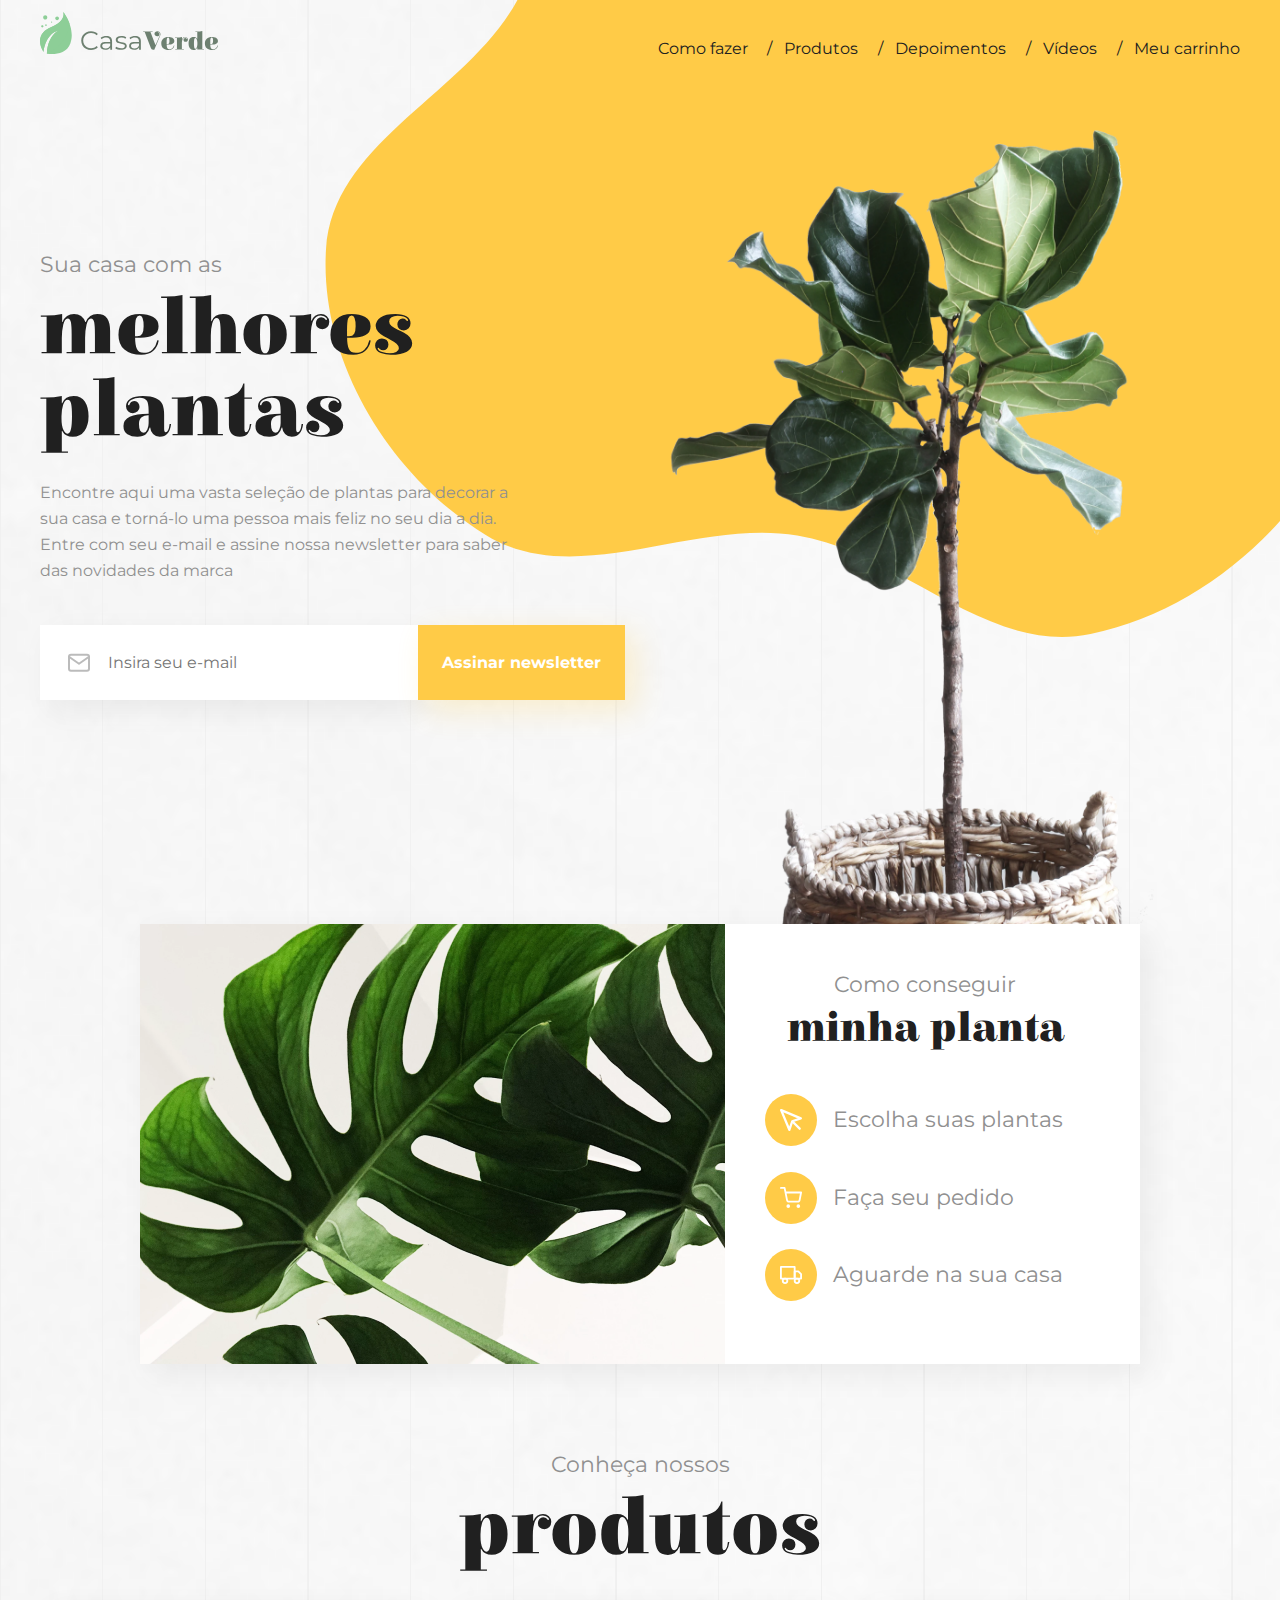
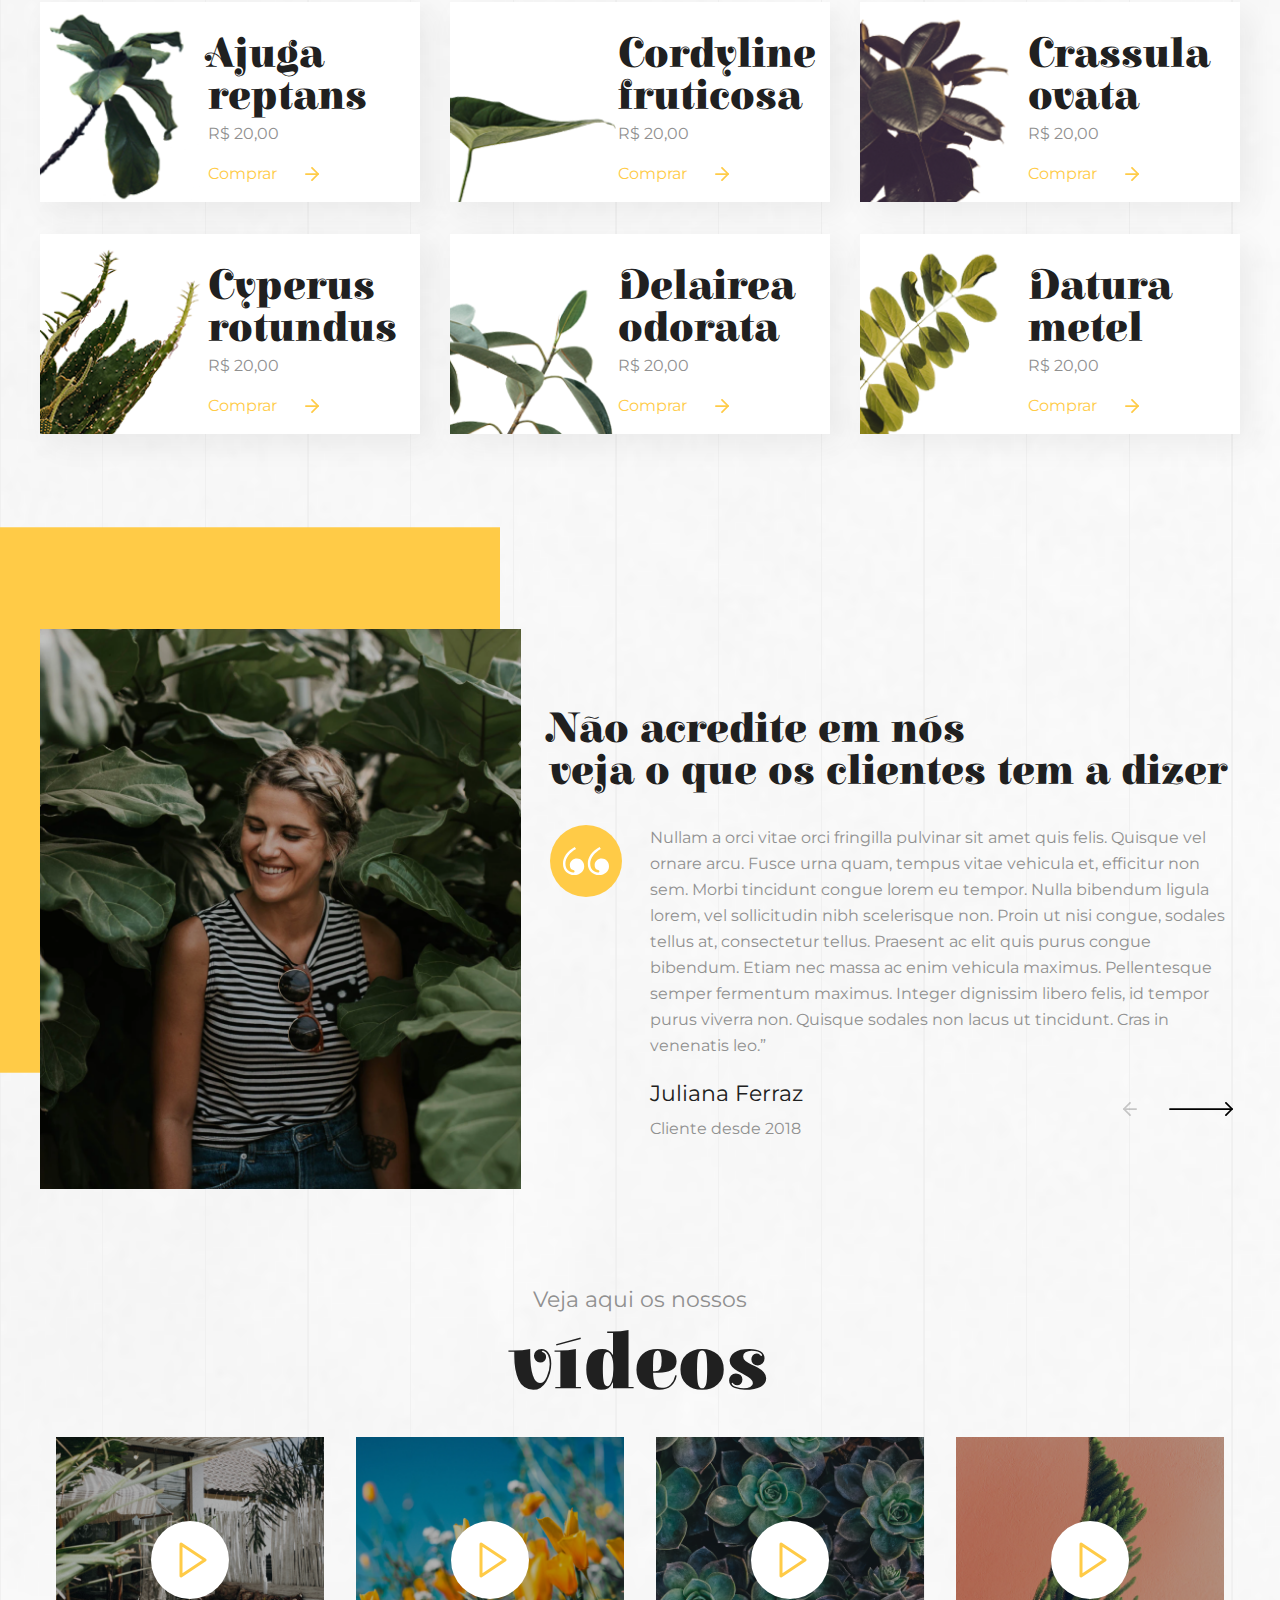
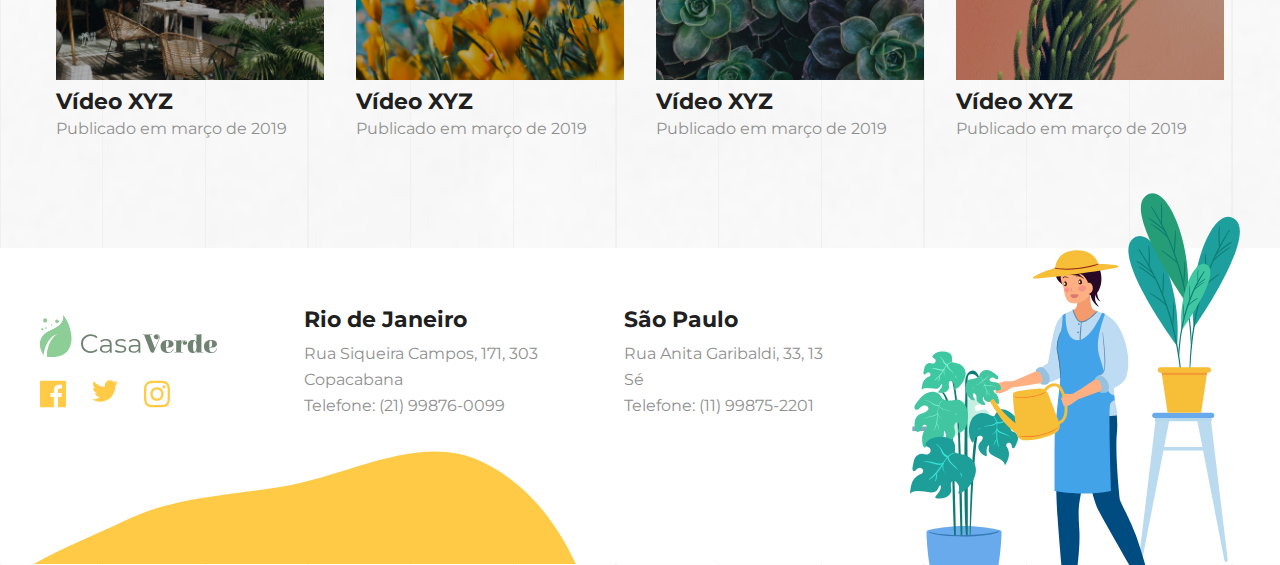
<file: index.html>
<!DOCTYPE html>
<html lang="pt-br">
    <head>
        <meta charset="UTF-8">
        <meta http-equiv="X-UA-Compatible" content="IE=edge">
        <meta name="viewport" content="width=device-width, initial-scale=1.0">
        <title>Home | Casa Verde</title>
        <link href="https://fonts.googleapis.com/css2?family=Elsie+Swash+Caps:wght@900&family=Montserrat:wght@400;700&display=swap" rel="stylesheet">
        <link rel="stylesheet" href="assets/css/base/base.css">
        <link rel="stylesheet" href="assets/css/componentes/cabecalho.css">
        <link rel="stylesheet" href="assets/css/componentes/input.css">
        <link rel="stylesheet" href="assets/css/componentes/botoes.css">
        <link rel="stylesheet" href="assets/css/chamada.css">    
        <link rel="stylesheet" href="assets/css/componentes/cartao.css">    
        <link rel="stylesheet" href="assets/css/componentes/item.css">    
        <link rel="stylesheet" href="assets/css/como-conseguir.css">
        <link rel="stylesheet" href="assets/css/componentes/produto.css">
        <link rel="stylesheet" href="assets/css/ofertas.css">
        <link rel="stylesheet" href="assets/css/componentes/modal.css">
        <link rel="stylesheet" href="assets/css/depoimento.css">
        <link rel="stylesheet" href="assets/css/componentes/video.css">    
        <link rel="stylesheet" href="assets/css/componentes/rodape.css">
    </head>
    <body class="body__home">
        <header class="cabecalho container">
            <div class="centro"> 
                <a href="index.html" id="home"><img src="assets/img/logo.svg" alt="Logo da Casa Verde" class="cabecalho__logo"></a>
                <a href="#" aria-label="Meu carrinho de compras">
                    <img src="assets/img/icones/carrinho.svg" alt="Ícone do carrinho de compras" id="myBtn2" class="cabecalho__carrinho">
                </a>

                <nav class="cabecalho__menu">
                    <ul class="menu__list">
                        <li class="menu__links"><a href="#" class="menu__link">Como fazer</a></li>
                        <li class="menu__links"><a href="#produtos" class="menu__link">Produtos</a></li>
                        <li class="menu__links"><a href="#depoimentos" class="menu__link">Depoimentos</a></li>
                        <li class="menu__links"><a href="#videos" class="menu__link">Vídeos</a></li>
                        <li class="menu__links"><a href="#" class="menu__link" id="myBtn">Meu carrinho</a></li>
                    </ul>
                </nav>
            </div>
                       

            <span id="myModal" class=" modal ">
                <div class="modal-content">         
                    <section class="container carrinho">
                        <span class="titulo--destaque">Meu carrinho</span>
                        <img src="assets/img/icones/fechar.svg" alt="Fecha carrinho de compras" class="close">         
                    </section>    
                    <ul>
                        <li class="container produto__carrinho">
                            <img src="assets/img/produto-carrinho-02.png" alt="Foto produto no carrinho" class="foto-produto">
                            <div class="produto__carrinho-detalhes">
                                <div class="nome_produto">
                                    <h2 class="titulo-carrinho">Cordyline fruticosa</h2>
                                    <img src="assets/img/icones/fechar.svg" alt="Fecha carrinho de compras"> 
                                </div>
                                <div class="preco__quant">
                                    <p class="produto__preco-carrinho">R$20,00</p>
                                    <div class="quantidade">
                                        <p>1 qtd</p>
                                        <img src="assets/img/icones/chevron.svg" alt="Muda Quantidade">
                                    </div>
                                </div>
                            </div>            
                        </li>
                        <li class="container produto__carrinho">
                            <img src="assets/img/produto-carrinho-02.png" alt="Foto produto no carrinho" class="foto-produto">
                            <div class="produto__carrinho-detalhes">
                                <div class="nome_produto">
                                    <h2 class="titulo-carrinho">Cordyline fruticosa</h2>
                                    <img src="assets/img/icones/fechar.svg" alt="Fecha carrinho de compras"> 
                                </div>
                                <div class="preco__quant">
                                    <p class="produto__preco-carrinho">R$20,00</p>
                                    <div class="quantidade">
                                        <p>1 qtd</p>
                                        <img src="assets/img/icones/chevron.svg" alt="Muda Quantidade">
                                    </div>
                                </div>
                            </div>            
                        </li>
                        <li class="container produto__carrinho">
                            <img src="assets/img/produto-carrinho-02.png" alt="Foto produto no carrinho" class="foto-produto">
                            <div class="produto__carrinho-detalhes">
                                <div class="nome_produto">
                                    <h2 class="titulo-carrinho">Cordyline fruticosa</h2>
                                    <img src="assets/img/icones/fechar.svg" alt="Fecha carrinho de compras"> 
                                </div>
                                <div class="preco__quant">
                                    <p class="produto__preco-carrinho">R$20,00</p>
                                    <div class="quantidade">
                                        <p>1 qtd</p>
                                        <img src="assets/img/icones/chevron.svg" alt="Muda Quantidade">
                                    </div>
                                </div>
                            </div>            
                        </li>
                    </ul>
                    <div class="valor__produtos">
                        <div>
                            <p>Valor dos produtos</p>
                            <p>R$60,00</p>
                        </div>
                        <div>
                            <p>Taxa de entrega</p>
                            <p>R$10,00</p>
                        </div>
                        <div class="titulo-carrinho">
                            <p>Subtotal</p>
                            <p>R$70,00</p>
                        </div>
                        <a href="pagamento.html"><button  class="botao modal__botao">Finalizar compra</button></a>
                    </div>
                </div>
            </span>
        </header>

        
            <main>
                <section class="chamada container">
                    <div class="centro">                        
                        <div class="chamada__position">
                            <h2 class="titulo">
                                Sua casa com as
                                <span class="titulo--destaque">melhores plantas</span>
                            </h2>
                            <p class="chamada__texto texto">Encontre aqui uma vasta seleção de plantas para decorar a sua casa e torná-lo uma pessoa mais feliz no seu dia a dia. Entre com seu e-mail e assine nossa newsletter para saber das novidades da marca</p>
                            <form action="#" class="chamada__formulario">
                                <input type="text" class="input input--icone input--email" placeholder="Insira seu e-mail" aria-label="Insira seu e-mail">
                                <button class="botao">Assinar newsletter</button>
                            </form>
                        </div>
                        <img src="assets/img/Planta-chamada.png" alt="Foto do produto" class="chamada__imagem">
                    </div>
                </section>
                <section class="como-conseguir container">
                    <article class="cartao">
                        <img src="assets/img/image-minha-planta.png" alt="Imagem Minha Planta" class="cartao__imagem">
                        <div class="cartao__desk">
                            <h2 class="titulo alinhamento--meio">Como conseguir
                                <span class="titulo--destaque">minha planta</span>
                            </h2>
                            <ul class="lista">
                                <li class="lista__item">
                                    <span class="item__icone item__icone--cursor"></span>
                                    <p>Escolha suas plantas</p>
                                </li>
                                <li class="lista__item">
                                    <span class="item__icone item__icone--carrinho"></span>
                                    <p>Faça seu pedido</p>
                                </li>
                                <li class="lista__item">
                                    <span class="item__icone item__icone--caminhao"></span>
                                    <p>Aguarde na sua casa</p>
                                </li>
                            </ul>
                        </div>
                    </article>
                </section>

                <section class="ofertas container" id="produtos">
                    <div class="oferta__centro">
                        <h2 class="titulo alinhamento--meio">
                            Conheça nossos
                            <span class="titulo--destaque titulo--destaque-desk">produtos</span>
                        </h2>
                        <ul class="oferta__lista">
                            <li class="produto">                                
                                <img src="assets/img/produto-01.png" alt="Foto do produto" class="produto__imagem">
                                <div class="produto__conteudo">
                                    <h3 class="produto__titulo titulo--destaque">Ajuga reptans</h3>
                                    <p class="produto__preco">R$ 20,00</p>
                                    <a href="produto.html" class="produto__comprar">Comprar<span class="produto__comprar--icone"></span></a>
                                </div>                                
                            </li>
                            <li class="produto">
                                <img src="assets/img/produto-02.png" alt="Foto do produto" class="produto__imagem">
                                <div class="produto__conteudo">
                                    <h3 class="produto__titulo titulo--destaque">Cordyline fruticosa</h3>
                                    <p class="produto__preco">R$ 20,00</p>
                                    <a href="produto.html" class="produto__comprar">Comprar<span class="produto__comprar--icone"></span></a>
                                </div>
                            </li>
                            <li class="produto">
                                <img src="assets/img/produto-03.png" alt="Foto do produto" class="produto__imagem">
                                <div class="produto__conteudo">
                                    <h3 class="produto__titulo titulo--destaque">Crassula ovata</h3>
                                    <p class="produto__preco">R$ 20,00</p>
                                    <a href="produto.html" class="produto__comprar">Comprar<span class="produto__comprar--icone"></span></a>
                                </div>
                            </li>
                            <li class="produto">
                                <img src="assets/img/produto-04.png" alt="Foto do produto" class="produto__imagem">
                                <div class="produto__conteudo">
                                    <h3 class="produto__titulo titulo--destaque">Cyperus rotundus</h3>
                                    <p class="produto__preco">R$ 20,00</p>
                                    <a href="produto.html" class="produto__comprar">Comprar<span class="produto__comprar--icone"></span></a>
                                </div>
                            </li>
                            <li class="produto">
                                <img src="assets/img/produto-05.png" alt="Foto do produto" class="produto__imagem">
                                <div class="produto__conteudo">
                                    <h3 class="produto__titulo titulo--destaque">Delairea odorata</h3>
                                    <p class="produto__preco">R$ 20,00</p>
                                    <a href="produto.html" class="produto__comprar">Comprar<span class="produto__comprar--icone"></span></a>
                                </div>
                            </li>
                            <li class="produto">
                                <img src="assets/img/produto-06.png" alt="Foto do produto" class="produto__imagem">
                                <div class="produto__conteudo">
                                    <h3 class="produto__titulo titulo--destaque">Datura metel</h3>
                                    <p class="produto__preco">R$ 20,00</p>
                                    <a href="produto.html" class="produto__comprar">Comprar<span class="produto__comprar--icone"></span></a>
                                </div>
                            </li>
                        </ul>
                    </div>
                </section>

                <input type="checkbox" id="muda" class="passa" checked>
                <input type="checkbox" id="muda2" class="passa2" checked>

                <div class="depo1 depo4">
                    <section class="depoimento container" id="depoimentos">
                        <div class="depoimento__centro">
                            <img src="assets/img/img-Julia-ferraz.png" alt="Imagem da Julia Ferraz sorrindo" class="depoimento__imagem">
                            <div>
                                <span class="titulo--destaque depoimento--titulo">Não acredite em nós<br>veja o que os clientes tem a dizer</span>
                                <p class="chamada__texto texto depoimento-texto">Nullam a orci vitae orci fringilla pulvinar sit amet quis felis. Quisque vel ornare arcu. Fusce urna quam, tempus vitae vehicula et, efficitur non sem. Morbi tincidunt congue lorem eu tempor. Nulla bibendum ligula lorem, vel sollicitudin nibh scelerisque non. Proin ut nisi congue, sodales tellus at, consectetur tellus. Praesent ac elit quis purus congue bibendum. Etiam nec massa ac enim vehicula maximus. Pellentesque semper fermentum maximus. Integer dignissim libero felis, id tempor purus viverra non. Quisque sodales non lacus ut tincidunt. Cras in venenatis leo.”</p>
                                <div class="depoimento__alinhamento">
                                    <div>
                                        <h3 class="depoimento__nome">Juliana Ferraz</h3>
                                        <p class="depoimento-texto-desde">Cliente desde 2018</p>
                                    </div>
                                    <div class="depoimentos__setas">
                                        <label for="">                                            
                                            <span class="depoimento__voltar--icone"></span>                                
                                        </label>  
                                        <label for="muda2">                                            
                                            <span class="depoimento__proximo--icone"></span>                                
                                        </label>                               
                                    </div>
                                </div>
                            </div>
                        </div>
                    </section>
                </div>

                <div class="depo2 depo3">
                    <section class="depoimento container" id="depoimentos">
                        <div class="depoimento__centro">
                            <img src="assets/img/img-clarissa-sampaio.png" alt="Imagem da Julia Ferraz sorrindo" class="depoimento__imagem">
                            <div>
                                <span class="titulo--destaque depoimento--titulo">Não acredite em nós<br>veja o que os clientes tem a dizer</span>
                                <p class="chamada__texto texto depoimento-texto">There are many variations of passages of Lorem Ipsum available, but the majority have suffered alteration in some form, by injected humour, or randomised words which don't look even slightly believable. If you are going to use a passage of Lorem Ipsum, you need to be sure there isn't anything embarrassing hidden in the middle of text. All the Lorem Ipsum generators on the Internet tend to repeat predefined chunks as necessary, making this the first true generator on the Internet.<br><br><br></p>
                                <div class="depoimento__alinhamento">
                                    <div>
                                        <h3 class="depoimento__nome">Clarissa Sampaio</h3>
                                        <p class="depoimento-texto-desde">Cliente desde 2017</p>
                                    </div>
                                    
                                    <div class="depoimentos__setas">
                                        <label for="muda2">                                            
                                            <span class="depoimento__proximo--icone2"></span>                                
                                        </label>                                
                                        <label for="">                                            
                                            <span class="depoimento__voltar--icone2"></span>                                
                                        </label>                                
                                    </div>
                                </div>
                            </div>
                        </div>
                    </section>                    
                </div>



                <section class="container oferta__centro" id="videos">
                    <h2 class="titulo alinhamento--meio">
                        Veja aqui os nossos
                        <span class="titulo--destaque titulo--destaque-desk">vídeos</span>
                    </h2>
                    <ul class="videos_lista">
                        <li class="cartao-de-video container">
                            <div class="cartao-de-video__video"><img src="assets/img/img_video-01.png" alt="Capa do vídeo"></div>
                            <h3 class="cartao-de-video__titulo">Vídeo XYZ</h3>
                            <p>Publicado em março de 2019</p>
                        </li>
                        <li class="cartao-de-video container">
                            <div class="cartao-de-video__video"><img src="assets/img/img_video-02.png" alt="Capa do vídeo"></div>
                            <h3 class="cartao-de-video__titulo">Vídeo XYZ</h3>
                            <p>Publicado em março de 2019</p>
                        </li>
                        <li class="cartao-de-video container">
                            <div class="cartao-de-video__video"><img src="assets/img/img_video-03.png" alt="Capa do vídeo"></div>
                            <h3 class="cartao-de-video__titulo">Vídeo XYZ</h3>
                            <p>Publicado em março de 2019</p>
                        </li>
                        <li class="cartao-de-video container">
                            <div class="cartao-de-video__video"><img src="assets/img/img_video-04.png" alt="Capa do vídeo"></div>
                            <h3 class="cartao-de-video__titulo">Vídeo XYZ</h3>
                            <p>Publicado em março de 2019</p>
                        </li>
                    </ul>
                </section>
            </main>
           

        <footer class="container rodape">
            <div class="rodape__alinhamento">
                <div>
                    <a href="#home">
                        <img src="assets/img/logo.svg" alt="Logo da Casa Verde#" class="rodape__logo">
                    </a>
                    <ul class="rodape__social">
                        <li><a href="#" class="rodape__social-midia" title="Facebook"><img src="assets/img/icones/facebook.svg" alt="Ícone do facebook"></a></li>
                        <li><a href="#" class="rodape__social-midia" title="Twitter"><img src="assets/img/icones/twitter.svg" alt="Ícone do twitter"></a></li>
                        <li><a href="#" class="rodape__social-midia" title="Instagram"><img src="assets/img/icones/instagram.svg" alt="Ícone do instagram"></a></li>
                    </ul>
                </div>            
                <address class="rodape__unidade texto">
                    <span class="rodape__unidade-titulo">Rio de Janeiro</span>
                    Rua Siqueira Campos, 171, 303<br>
                    Copacabana<br>
                    Telefone: (21) 99876-0099
                </address>
                <address class="rodape__unidade texto">
                    <span class="rodape__unidade-titulo">São Paulo</span>
                    Rua Anita Garibaldi, 33, 13<br>
                    Sé<br>
                    Telefone: (11) 99875-2201
                </address>
                <img src="assets/img/Ilustracao-rodape.svg" alt="Ilustração de um jardineiro regando plantas" class="rodape__ilustracao">
            </div>
        </footer>
        
    </body>
    
    <script src="assets/js/modal_carrinho.js"></script>

</html>
</file>
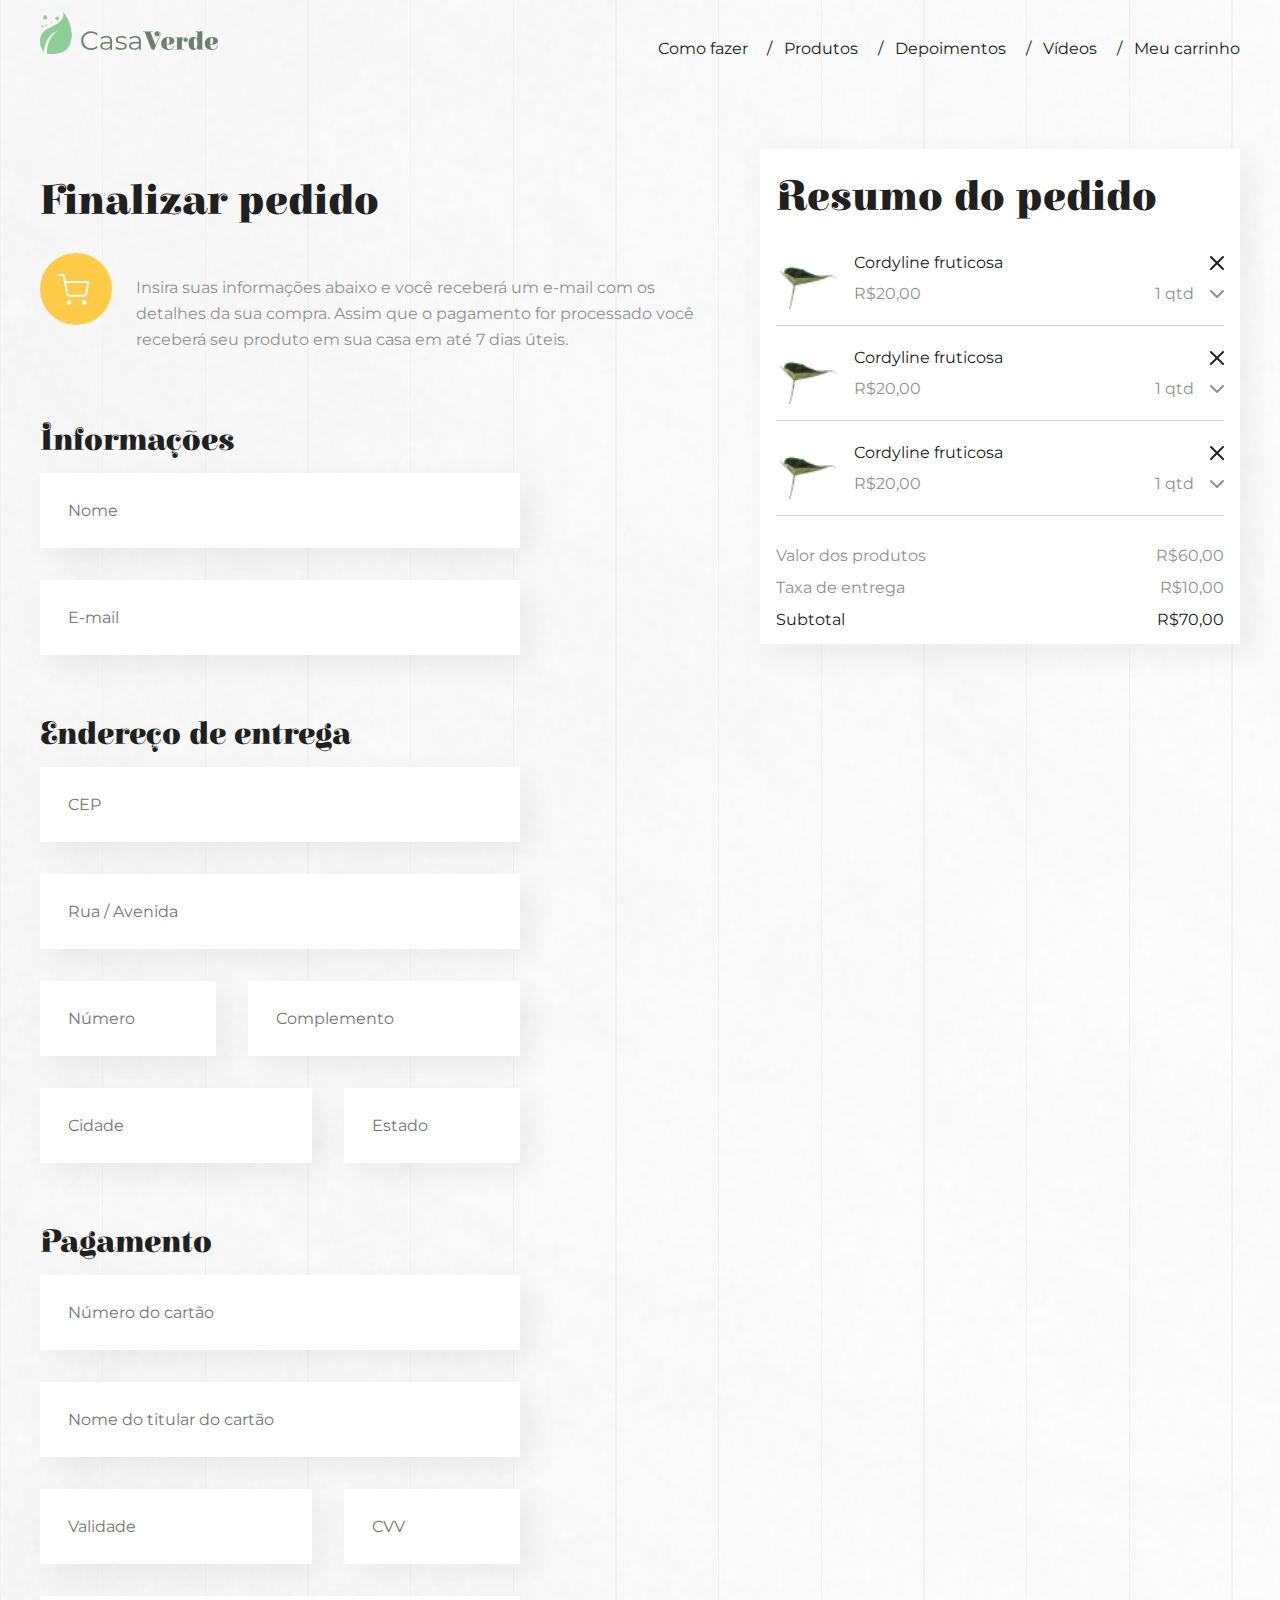
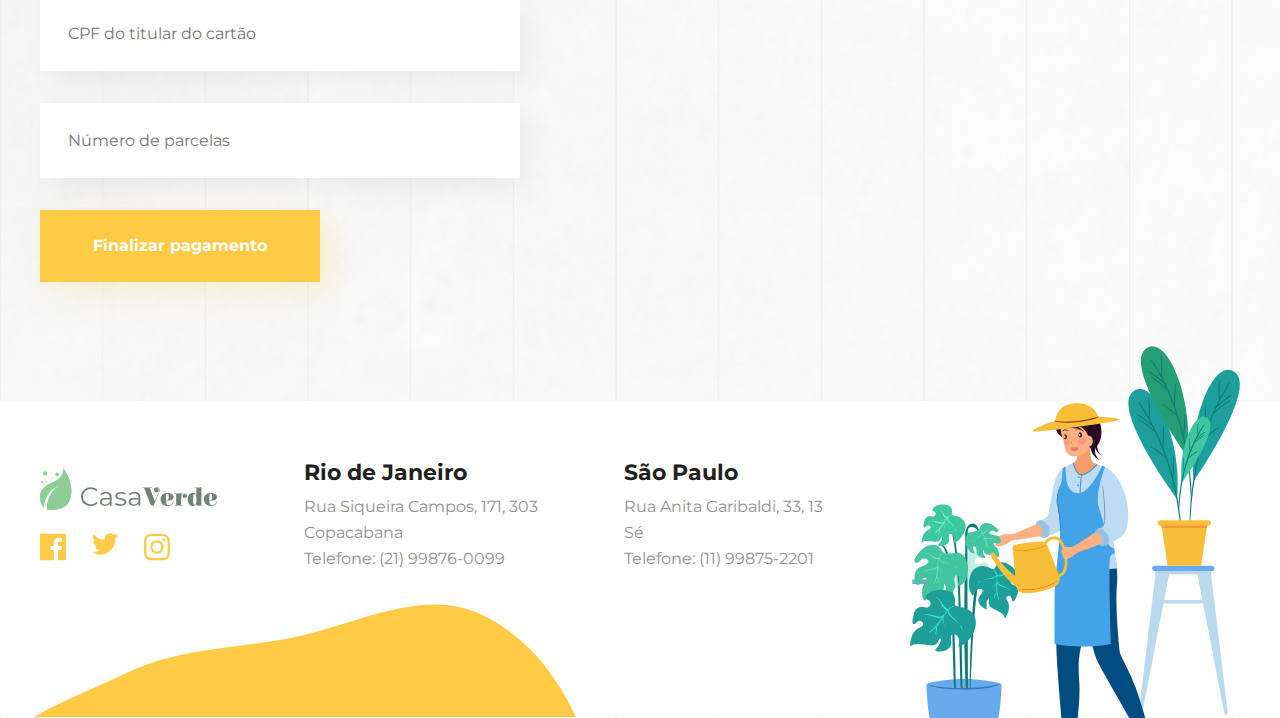
<file: pagamento.html>
<!DOCTYPE html>
<html lang="pt-br">
    <head>
        <meta charset="UTF-8">
        <meta http-equiv="X-UA-Compatible" content="IE=edge">
        <meta name="viewport" content="width=device-width, initial-scale=1.0">
        <title>Pagamento | Casa Verde</title>
        <link href="https://fonts.googleapis.com/css2?family=Elsie+Swash+Caps:wght@900&family=Montserrat:wght@400;700&display=swap" rel="stylesheet">
        <link rel="stylesheet" href="assets/css/base/base.css">
        <link rel="stylesheet" href="assets/css/componentes/cabecalho.css">
        <link rel="stylesheet" href="assets/css/componentes/input.css">
        <link rel="stylesheet" href="assets/css/componentes/botoes.css">
        <link rel="stylesheet" href="assets/css/componentes/produto.css">
        <link rel="stylesheet" href="assets/css/componentes/modal.css">
        <link rel="stylesheet" href="assets/css/componentes/overlay-pagamento.css">        
        <link rel="stylesheet" href="assets/css/componentes/cartao.css">
        <link rel="stylesheet" href="assets/css/formulario.css">
        <link rel="stylesheet" href="assets/css/componentes/descricao.css">
        <link rel="stylesheet" href="assets/css/componentes/rodape.css">



    </head>
    <body class="body__pagamento">
        <header class="cabecalho container">
            <div class="centro"> 
                <a href="index.html"><img src="assets/img/logo.svg" alt="Logo da Casa Verde" class="cabecalho__logo"></a>
                <a href="#" aria-label="Meu carrinho de compras">
                    <img src="assets/img/icones/carrinho.svg" alt="Ícone do carrinho de compras" id="myBtn2" class="cabecalho__carrinho">
                </a>

                <nav class="cabecalho__menu">
                    <ul class="menu__list">
                        <li class="menu__links"><a href="#" class="menu__link">Como fazer</a></li>
                        <li class="menu__links"><a href="index.html#produtos" class="menu__link">Produtos</a></li>
                        <li class="menu__links"><a href="index.html#depoimentos" class="menu__link">Depoimentos</a></li>
                        <li class="menu__links"><a href="index.html#videos" class="menu__link">Vídeos</a></li>
                        <li class="menu__links"><a href="#" class="menu__link" id="myBtn">Meu carrinho</a></li>
                    </ul>
                </nav>
            </div>
                       

            <span id="myModal" class=" modal ">
                <div class="modal-content">         
                    <section class="container carrinho">
                        <span class="titulo--destaque">Meu carrinho</span>
                        <img src="assets/img/icones/fechar.svg" alt="Fecha carrinho de compras" class="close">         
                    </section>    
                    <ul>
                        <li class="container produto__carrinho">
                            <img src="assets/img/produto-carrinho-02.png" alt="Foto produto no carrinho" class="foto-produto">
                            <div class="produto__carrinho-detalhes">
                                <div class="nome_produto">
                                    <h2 class="titulo-carrinho">Cordyline fruticosa</h2>
                                    <img src="assets/img/icones/fechar.svg" alt="Fecha carrinho de compras"> 
                                </div>
                                <div class="preco__quant">
                                    <p class="produto__preco-carrinho">R$20,00</p>
                                    <div class="quantidade">
                                        <p>1 qtd</p>
                                        <img src="assets/img/icones/chevron.svg" alt="Muda Quantidade">
                                    </div>
                                </div>
                            </div>            
                        </li>
                        <li class="container produto__carrinho">
                            <img src="assets/img/produto-carrinho-02.png" alt="Foto produto no carrinho" class="foto-produto">
                            <div class="produto__carrinho-detalhes">
                                <div class="nome_produto">
                                    <h2 class="titulo-carrinho">Cordyline fruticosa</h2>
                                    <img src="assets/img/icones/fechar.svg" alt="Fecha carrinho de compras"> 
                                </div>
                                <div class="preco__quant">
                                    <p class="produto__preco-carrinho">R$20,00</p>
                                    <div class="quantidade">
                                        <p>1 qtd</p>
                                        <img src="assets/img/icones/chevron.svg" alt="Muda Quantidade">
                                    </div>
                                </div>
                            </div>            
                        </li>
                        <li class="container produto__carrinho">
                            <img src="assets/img/produto-carrinho-02.png" alt="Foto produto no carrinho" class="foto-produto">
                            <div class="produto__carrinho-detalhes">
                                <div class="nome_produto">
                                    <h2 class="titulo-carrinho">Cordyline fruticosa</h2>
                                    <img src="assets/img/icones/fechar.svg" alt="Fecha carrinho de compras"> 
                                </div>
                                <div class="preco__quant">
                                    <p class="produto__preco-carrinho">R$20,00</p>
                                    <div class="quantidade">
                                        <p>1 qtd</p>
                                        <img src="assets/img/icones/chevron.svg" alt="Muda Quantidade">
                                    </div>
                                </div>
                            </div>            
                        </li>
                    </ul>
                    <div class="valor__produtos">
                        <div>
                            <p>Valor dos produtos</p>
                            <p>R$60,00</p>
                        </div>
                        <div>
                            <p>Taxa de entrega</p>
                            <p>R$10,00</p>
                        </div>
                        <div class="titulo-carrinho">
                            <p>Subtotal</p>
                            <p>R$70,00</p>
                        </div>
                        <a href="pagamento.html"><button  class="botao modal__botao">Finalizar compra</button></a>
                    </div>
                </div>
            </span>
        </header>

        <main class="formulario__resumo">
            <div class="cartao_resumo">               
                    <span class="titulo--destaque titulo" >Resumo do pedido</span>                 
                <ul>
                    <li class="produto__carrinho resumo">
                        <img src="assets/img/produto-carrinho-02.png" alt="Foto produto no carrinho" class="foto-produto">
                        <div class="produto__carrinho-detalhes">
                            <div class="nome_produto">
                                <h2 class="titulo-carrinho">Cordyline fruticosa</h2>
                                <img src="assets/img/icones/fechar.svg" alt="Fecha carrinho de compras"> 
                            </div>
                            <div class="preco__quant">
                                <p class="produto__preco-carrinho">R$20,00</p>
                                <div class="quantidade">
                                    <p>1 qtd</p>
                                    <img src="assets/img/icones/chevron.svg" alt="Muda Quantidade">
                                </div>
                            </div>
                        </div>            
                    </li>
                    <li class="produto__carrinho resumo">
                        <img src="assets/img/produto-carrinho-02.png" alt="Foto produto no carrinho" class="foto-produto">
                        <div class="produto__carrinho-detalhes">
                            <div class="nome_produto">
                                <h2 class="titulo-carrinho">Cordyline fruticosa</h2>
                                <img src="assets/img/icones/fechar.svg" alt="Fecha carrinho de compras"> 
                            </div>
                            <div class="preco__quant">
                                <p class="produto__preco-carrinho">R$20,00</p>
                                <div class="quantidade">
                                    <p>1 qtd</p>
                                    <img src="assets/img/icones/chevron.svg" alt="Muda Quantidade">
                                </div>
                            </div>
                        </div>            
                    </li>
                    <li class="produto__carrinho resumo">
                        <img src="assets/img/produto-carrinho-02.png" alt="Foto produto no carrinho" class="foto-produto">
                        <div class="produto__carrinho-detalhes">
                            <div class="nome_produto">
                                <h2 class="titulo-carrinho">Cordyline fruticosa</h2>
                                <img src="assets/img/icones/fechar.svg" alt="Fecha carrinho de compras"> 
                            </div>
                            <div class="preco__quant">
                                <p class="produto__preco-carrinho">R$20,00</p>
                                <div class="quantidade">
                                    <p>1 qtd</p>
                                    <img src="assets/img/icones/chevron.svg" alt="Muda Quantidade">
                                </div>
                            </div>
                        </div>            
                    </li>
                </ul>
                <div class="valor__produtos resumo">
                    <div>
                        <p>Valor dos produtos</p>
                        <p>R$60,00</p>
                    </div>
                    <div>
                        <p>Taxa de entrega</p>
                        <p>R$10,00</p>
                    </div>
                    <div class="titulo-carrinho">
                        <p>Subtotal</p>
                        <p>R$70,00</p>
                    </div>
                </div>
            </div>

            <div>
                <section class="comprar container">
                    <span class="titulo--destaque descricao__titulo">Finalizar pedido</span>
                    <p class="comprar__texto texto">Insira suas informações abaixo e você receberá um e-mail com os detalhes da sua compra. Assim que o pagamento for processado você receberá seu produto em sua casa em até 7 dias úteis.</p>
                </section>
    
                <form class="container formulario">
                    <legend class="formulario__legenda">Informações</legend>                
                        <input type="text" class="input" placeholder="Nome"  aria-label="Nome">
                        <input type="email" class="input" placeholder="E-mail"  aria-label="E-mail">
                    <legend class="formulario__legenda">Endereço de entrega</legend>
                        <input type="number" class="input" placeholder="CEP"  aria-label="CEP">
                        <input type="text" class="input" placeholder="Rua / Avenida"  aria-label="Rua / Avenida">
                        <input type="number" class="input half" placeholder="Número"  aria-label="Número">
                        <input type="text" class="input half" placeholder="Complemento" aria-label="Complemento">
                        <input type="text" class="input half" placeholder="Cidade"  aria-label="Cidade">
                        <input type="text" class="input half" placeholder="Estado"  aria-label="Estado">
                    <legend class="formulario__legenda">Pagamento</legend>
                        <input type="number" class="input" placeholder="Número do cartão"  aria-label="Número do cartão">
                        <input type="text" class="input" placeholder="Nome do titular do cartão"  aria-label="Nome do titular do cartão">
                        <input placeholder="Validade" class="input half" type="text" onfocus="(this.type='date')" onblur="(this.type='text')"  aria-label="Validade do cartão"/>
                        <input type="number" class="input half" placeholder="CVV"  aria-label="CVV">
                        <input type="number" class="input" placeholder="CPF do titular do cartão"  aria-label="CPF do titular do cartão">
                        <input type="number" class="input" placeholder="Número de parcelas" aria-label="Número de parcelas">
                        <a href="#" class="botao botao__menor" id="myBtn3">Finalizar pagamento</a>                              
                </form>
                <div id="myoverlay">  
                    <div id="text">
                        <div  class="container overlay">
                            <img src="assets/img/ilustração_pedido_concluido.svg" alt="Ilustração pedido concluído" class="overlay--ilustracao closeoverlay">         
                            <h2 class="titulo--destaque alinhamento--meio">Pedido concluído com sucesso</h2>
                            <p class="texto overlay-texto alinhamento--meio">Seu pedido foi efetuado com sucesso. Fique de olho no seu e-mail que você receberá uma mensagem com os detalhes da sua compra. Seu pedido chegará em sua casa em até 7 dias úteis.</p>
                            <a href="index.html"><button class="botao botao__menor">Voltar para a tela inicial</button></a>                    
                            
                        </div>
                    </div>       
                </div>                
            </div>



        </main>    

        <footer class="container rodape">
            <div class="rodape__alinhamento">
                <div>
                    <a href="index.html">
                        <img src="assets/img/logo.svg" alt="Logo da Casa Verde#" class="rodape__logo">
                    </a>
                    <ul class="rodape__social">
                        <li><a href="#" class="rodape__social-midia" title="Facebook"><img src="assets/img/icones/facebook.svg" alt="Ícone do facebook"></a></li>
                        <li><a href="#" class="rodape__social-midia" title="Twitter"><img src="assets/img/icones/twitter.svg" alt="Ícone do twitter"></a></li>
                        <li><a href="#" class="rodape__social-midia" title="Instagram"><img src="assets/img/icones/instagram.svg" alt="Ícone do instagram"></a></li>
                    </ul>
                </div>            
                <address class="rodape__unidade texto">
                    <span class="rodape__unidade-titulo">Rio de Janeiro</span>
                    Rua Siqueira Campos, 171, 303<br>
                    Copacabana<br>
                    Telefone: (21) 99876-0099
                </address>
                <address class="rodape__unidade texto">
                    <span class="rodape__unidade-titulo">São Paulo</span>
                    Rua Anita Garibaldi, 33, 13<br>
                    Sé<br>
                    Telefone: (11) 99875-2201
                </address>
                <img src="assets/img/Ilustracao-rodape.svg" alt="Ilustração de um jardineiro regando plantas" class="rodape__ilustracao">
            </div>
        </footer>
        
    </body>
    
    <script src="assets/js/modal_carrinho.js"></script>
    <script src="assets/js/overlay_pagamento.js"></script>

</html>
</file>
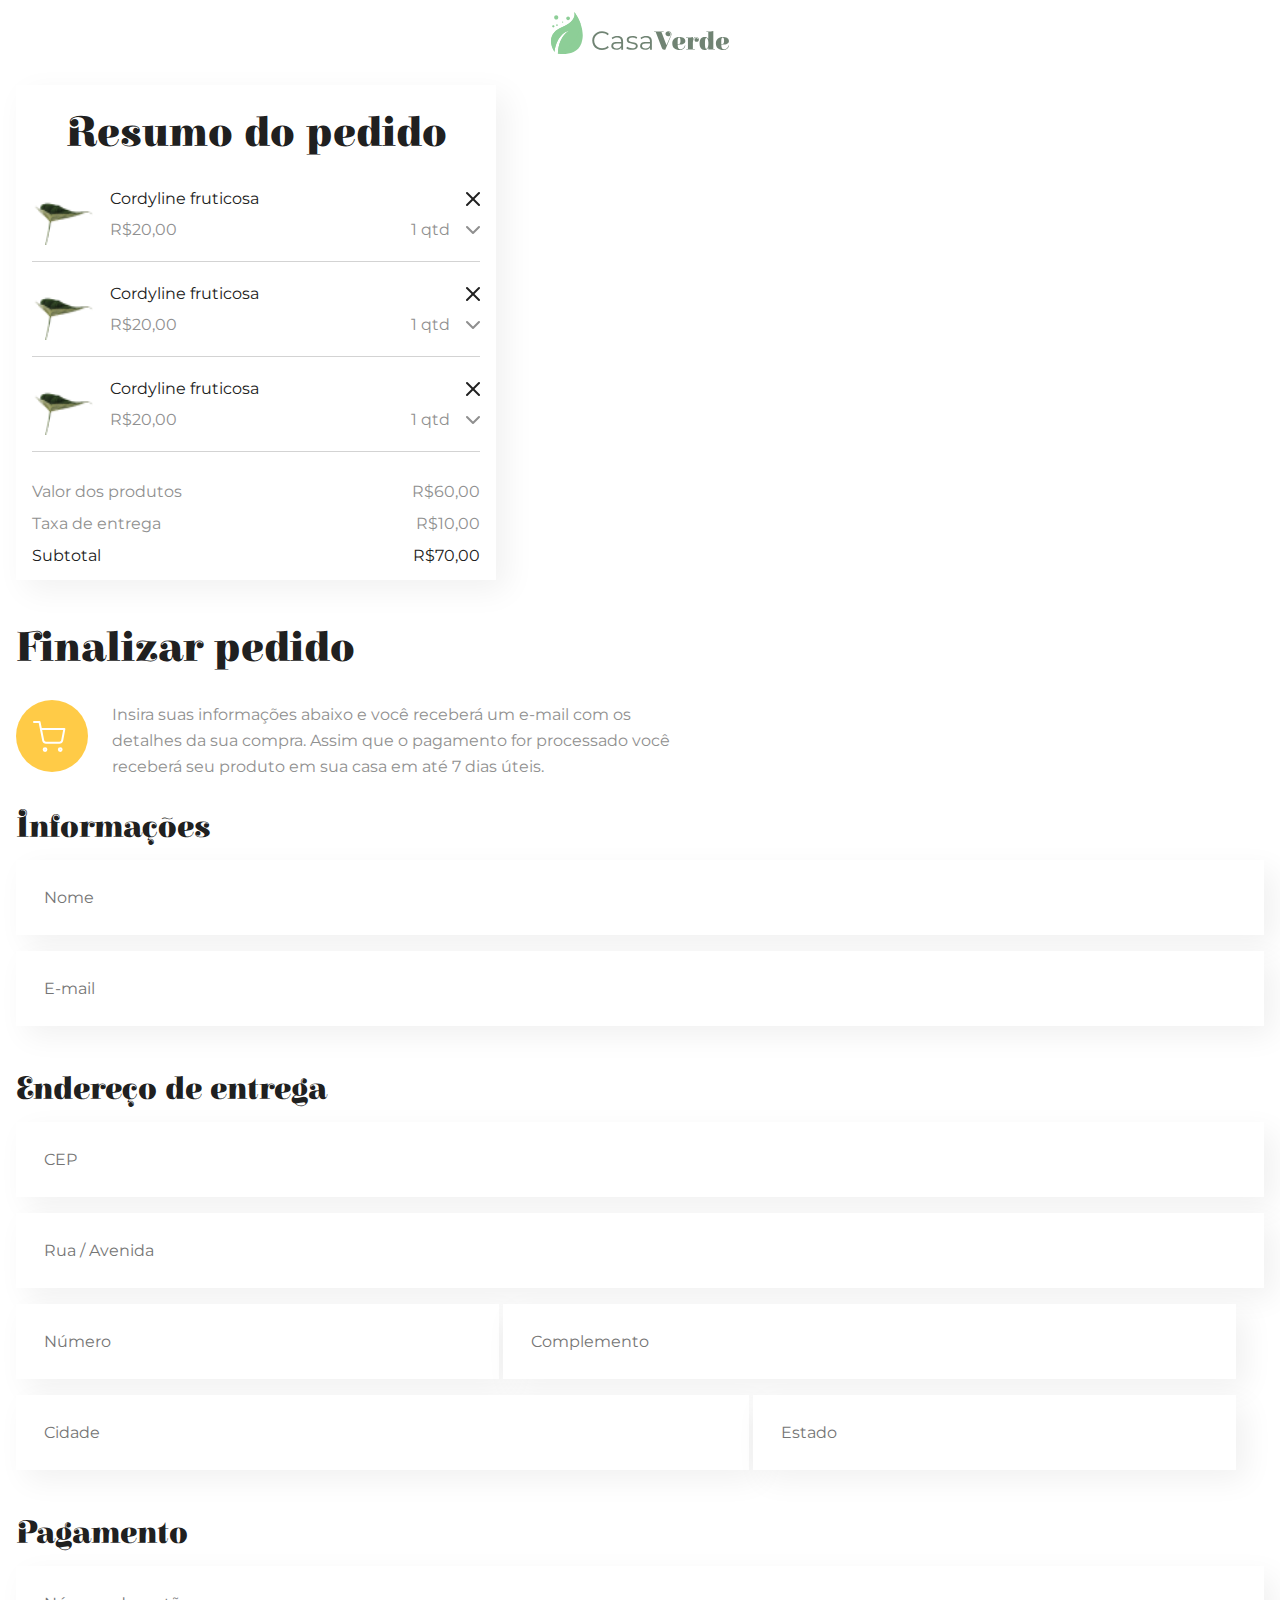
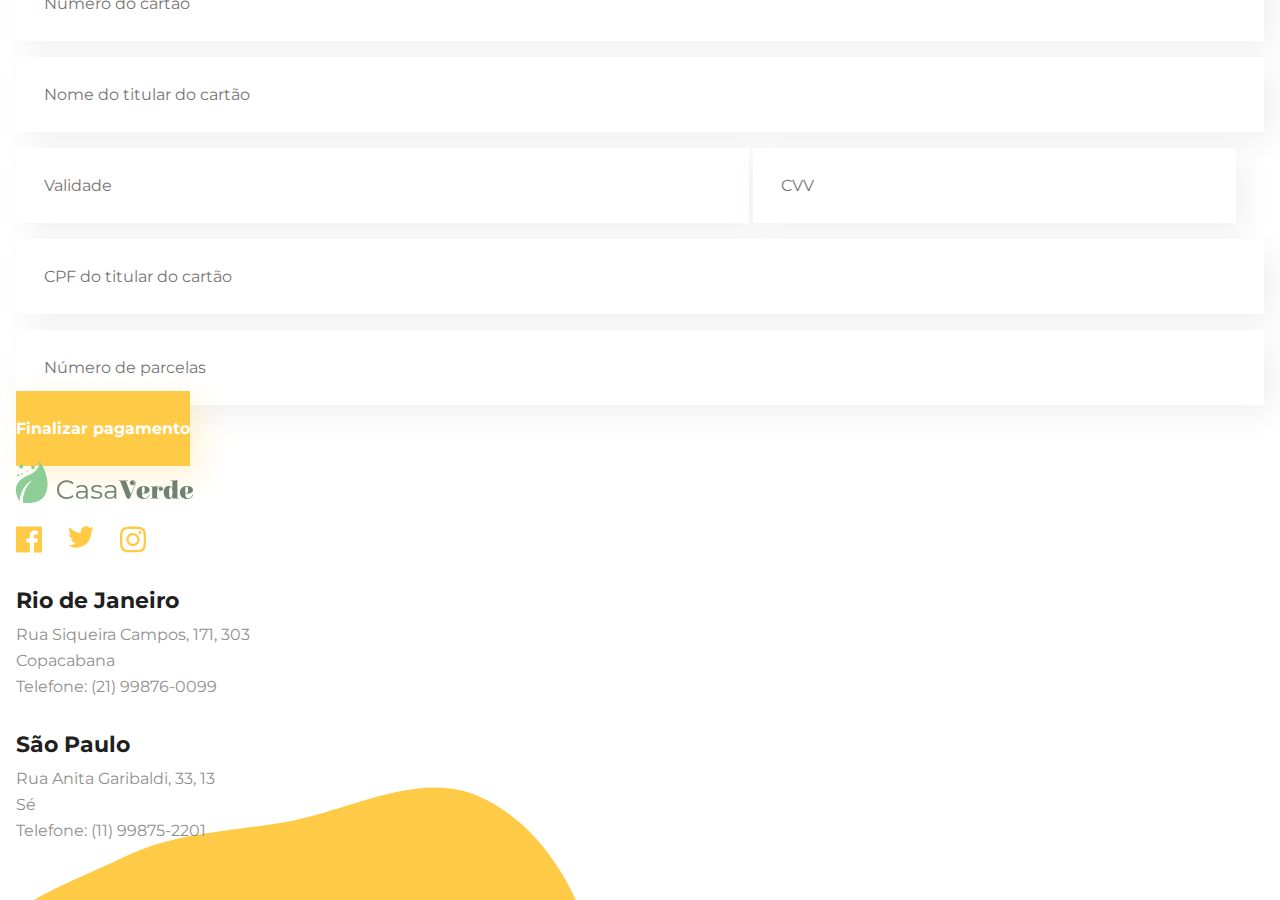
<file: pagamento_mobile.html>
<!DOCTYPE html>
<html lang="pt-br">
    <head>
        <meta charset="UTF-8">
        <meta http-equiv="X-UA-Compatible" content="IE=edge">
        <meta name="viewport" content="width=device-width, initial-scale=1.0">
        <title>Pagamento | Casa Verde</title>
        <link href="https://fonts.googleapis.com/css2?family=Elsie+Swash+Caps:wght@900&family=Montserrat:wght@400;700&display=swap" rel="stylesheet">
        <link rel="stylesheet" href="assets/css/base/base.css">
        <link rel="stylesheet" href="assets/css/componentes/cabecalho.css">
        <link rel="stylesheet" href="assets/css/componentes/input.css">
        <link rel="stylesheet" href="assets/css/componentes/botoes.css">
        <link rel="stylesheet" href="assets/css/componentes/produto.css">
        <link rel="stylesheet" href="assets/css/componentes/modal.css">
        <link rel="stylesheet" href="assets/css/componentes/overlay-pagamento.css">        
        <link rel="stylesheet" href="assets/css/componentes/cartao.css">
        <link rel="stylesheet" href="assets/css/formulario.css">
        <link rel="stylesheet" href="assets/css/componentes/rodape.css">
    </head>
    <body>
        <header class="cabecalho container">
            <a href="index.html"><img src="assets/img/logo.svg" alt="Logo da Casa Verde" class="cabecalho__logo"></a>
            <a href="#" aria-label="Meu carrinho de compras">
                <img src="assets/img/icones/carrinho.svg" alt="Ícone do carrinho de compras" id="myBtn" class="cabecalho__carrinho"></a>

            <span id="myModal" class=" modal ">
                <div class="modal-content">         
                    <section class="container carrinho">
                        <span class="titulo--destaque">Meu carrinho</span>
                        <img src="assets/img/icones/fechar.svg" alt="Fecha carrinho de compras" class="close">         
                    </section>    
                    <ul>
                        <li class="container produto__carrinho">
                            <img src="assets/img/produto-carrinho-02.png" alt="Foto produto no carrinho" class="foto-produto">
                            <div class="produto__carrinho-detalhes">
                                <div class="nome_produto">
                                    <h2 class="titulo-carrinho">Cordyline fruticosa</h2>
                                    <img src="assets/img/icones/fechar.svg" alt="Fecha carrinho de compras"> 
                                </div>
                                <div class="preco__quant">
                                    <p class="produto__preco-carrinho">R$20,00</p>
                                    <div class="quantidade">
                                        <p>1 qtd</p>
                                        <img src="assets/img/icones/chevron.svg" alt="Muda Quantidade">
                                    </div>
                                </div>
                            </div>            
                        </li>
                        <li class="container produto__carrinho">
                            <img src="assets/img/produto-carrinho-02.png" alt="Foto produto no carrinho" class="foto-produto">
                            <div class="produto__carrinho-detalhes">
                                <div class="nome_produto">
                                    <h2 class="titulo-carrinho">Cordyline fruticosa</h2>
                                    <img src="assets/img/icones/fechar.svg" alt="Fecha carrinho de compras"> 
                                </div>
                                <div class="preco__quant">
                                    <p class="produto__preco-carrinho">R$20,00</p>
                                    <div class="quantidade">
                                        <p>1 qtd</p>
                                        <img src="assets/img/icones/chevron.svg" alt="Muda Quantidade">
                                    </div>
                                </div>
                            </div>            
                        </li>
                        <li class="container produto__carrinho">
                            <img src="assets/img/produto-carrinho-02.png" alt="Foto produto no carrinho" class="foto-produto">
                            <div class="produto__carrinho-detalhes">
                                <div class="nome_produto">
                                    <h2 class="titulo-carrinho">Cordyline fruticosa</h2>
                                    <img src="assets/img/icones/fechar.svg" alt="Fecha carrinho de compras"> 
                                </div>
                                <div class="preco__quant">
                                    <p class="produto__preco-carrinho">R$20,00</p>
                                    <div class="quantidade">
                                        <p>1 qtd</p>
                                        <img src="assets/img/icones/chevron.svg" alt="Muda Quantidade">
                                    </div>
                                </div>
                            </div>            
                        </li>
                    </ul>
                    <div class="valor__produtos">
                        <div>
                            <p>Valor dos produtos</p>
                            <p>R$60,00</p>
                        </div>
                        <div>
                            <p>Taxa de entrega</p>
                            <p>R$10,00</p>
                        </div>
                        <div class="titulo-carrinho">
                            <p>Subtotal</p>
                            <p>R$70,00</p>
                        </div>
                        <a href="pagamento_mobile.html"><button class="botao">Finalizar compra</button></a>
                    </div>
                </div>
            </span>
        </header>

        <main>
            <div class="cartao_resumo">
               
                    <span class="titulo--destaque alinhamento--meio" >Resumo do pedido</span>
                 
                <ul>
                    <li class="produto__carrinho resumo">
                        <img src="assets/img/produto-carrinho-02.png" alt="Foto produto no carrinho" class="foto-produto">
                        <div class="produto__carrinho-detalhes">
                            <div class="nome_produto">
                                <h2 class="titulo-carrinho">Cordyline fruticosa</h2>
                                <img src="assets/img/icones/fechar.svg" alt="Fecha carrinho de compras"> 
                            </div>
                            <div class="preco__quant">
                                <p class="produto__preco-carrinho">R$20,00</p>
                                <div class="quantidade">
                                    <p>1 qtd</p>
                                    <img src="assets/img/icones/chevron.svg" alt="Muda Quantidade">
                                </div>
                            </div>
                        </div>            
                    </li>
                    <li class="produto__carrinho resumo">
                        <img src="assets/img/produto-carrinho-02.png" alt="Foto produto no carrinho" class="foto-produto">
                        <div class="produto__carrinho-detalhes">
                            <div class="nome_produto">
                                <h2 class="titulo-carrinho">Cordyline fruticosa</h2>
                                <img src="assets/img/icones/fechar.svg" alt="Fecha carrinho de compras"> 
                            </div>
                            <div class="preco__quant">
                                <p class="produto__preco-carrinho">R$20,00</p>
                                <div class="quantidade">
                                    <p>1 qtd</p>
                                    <img src="assets/img/icones/chevron.svg" alt="Muda Quantidade">
                                </div>
                            </div>
                        </div>            
                    </li>
                    <li class="produto__carrinho resumo">
                        <img src="assets/img/produto-carrinho-02.png" alt="Foto produto no carrinho" class="foto-produto">
                        <div class="produto__carrinho-detalhes">
                            <div class="nome_produto">
                                <h2 class="titulo-carrinho">Cordyline fruticosa</h2>
                                <img src="assets/img/icones/fechar.svg" alt="Fecha carrinho de compras"> 
                            </div>
                            <div class="preco__quant">
                                <p class="produto__preco-carrinho">R$20,00</p>
                                <div class="quantidade">
                                    <p>1 qtd</p>
                                    <img src="assets/img/icones/chevron.svg" alt="Muda Quantidade">
                                </div>
                            </div>
                        </div>            
                    </li>
                </ul>
                <div class="valor__produtos resumo">
                    <div>
                        <p>Valor dos produtos</p>
                        <p>R$60,00</p>
                    </div>
                    <div>
                        <p>Taxa de entrega</p>
                        <p>R$10,00</p>
                    </div>
                    <div class="titulo-carrinho">
                        <p>Subtotal</p>
                        <p>R$70,00</p>
                    </div>
                </div>
            </div>

            <section class="comprar container">
                <span class="titulo--destaque">Finalizar pedido</span>
                <p class="comprar__texto texto">Insira suas informações abaixo e você receberá um e-mail com os detalhes da sua compra. Assim que o pagamento for processado você receberá seu produto em sua casa em até 7 dias úteis.</p>
            </section>

            <form class="container fomulario">
                <legend class="formulario__legenda">Informações</legend>                
                    <input type="text" class="input" placeholder="Nome"  aria-label="Nome">
                    <input type="email" class="input" placeholder="E-mail"  aria-label="E-mail">
                <legend class="formulario__legenda">Endereço de entrega</legend>
                    <input type="number" class="input" placeholder="CEP"  aria-label="CEP">
                    <input type="text" class="input" placeholder="Rua / Avenida"  aria-label="Rua / Avenida">
                    <input type="number" class="input half" placeholder="Número"  aria-label="Número">
                    <input type="text" class="input half" placeholder="Complemento" aria-label="Complemento">
                    <input type="text" class="input half" placeholder="Cidade"  aria-label="Cidade">
                    <input type="text" class="input half" placeholder="Estado"  aria-label="Estado">
                <legend class="formulario__legenda">Pagamento</legend>
                    <input type="number" class="input" placeholder="Número do cartão"  aria-label="Número do cartão">
                    <input type="text" class="input" placeholder="Nome do titular do cartão"  aria-label="Nome do titular do cartão">
                    <input placeholder="Validade" class="input half" type="text" onfocus="(this.type='date')" onblur="(this.type='text')"  aria-label="Validade do cartão"/>
                    <input type="number" class="input half" placeholder="CVV"  aria-label="CVV">
                    <input type="number" class="input" placeholder="CPF do titular do cartão"  aria-label="CPF do titular do cartão">
                    <input type="number" class="input" placeholder="Número de parcelas" aria-label="Número de parcelas">
                    <a href="#" class="botao" id="myBtn2">Finalizar pagamento</a>                              
            </form>

            <div id="myoverlay">  
                <div id="text">
                    <div  class="container overlay">
                        <img src="assets/img/ilustração_pedido_concluido.svg" alt="Ilustração pedido concluído" class="overlay--ilustracao closeoverlay">         
                        <h2 class="titulo--destaque alinhamento--meio">Pedido concluído com sucesso</h2>
                        <p class="texto overlay-texto alinhamento--meio">Seu pedido foi efetuado com sucesso. Fique de olho no seu e-mail que você receberá uma mensagem com os detalhes da sua compra. Seu pedido chegará em sua casa em até 7 dias úteis.</p>
                        <a href="index.html"><button class="botao">Voltar para a tela inicial</button></a>                    
                        
                    </div>
                </div>       
            </div>                

        </main>    

        <footer class="container rodape">
            <img src="assets/img/logo.svg" alt="Logo da Casa Verde#" class="rodape__logo">
            <ul class="rodape__social">
                <li><a href="#" class="rodape__social-midia" title="Facebook"><img src="assets/img/icones/facebook.svg" alt="Ícone do facebook"></a></li>
                <li><a href="#" class="rodape__social-midia" title="Twitter"><img src="assets/img/icones/twitter.svg" alt="Ícone do twitter"></a></li>
                <li><a href="#" class="rodape__social-midia" title="Instagram"><img src="assets/img/icones/instagram.svg" alt="Ícone do instagram" ></a></li>
            </ul>
            <address class="rodape__unidade texto">
                <span class="rodape__unidade-titulo">Rio de Janeiro</span>
                Rua Siqueira Campos, 171, 303<br>
                Copacabana<br>
                Telefone: (21) 99876-0099
            </address>
            <address class="rodape__unidade texto">
                <span class="rodape__unidade-titulo">São Paulo</span>
                Rua Anita Garibaldi, 33, 13<br>
                Sé<br>
                Telefone: (11) 99875-2201
            </address>
        </footer>
        
    </body>
    
    <script src="assets/js/modal_carrinho.js"></script>
    <script src="assets/js/overlay_pagamento.js"></script>

</html>
</file>
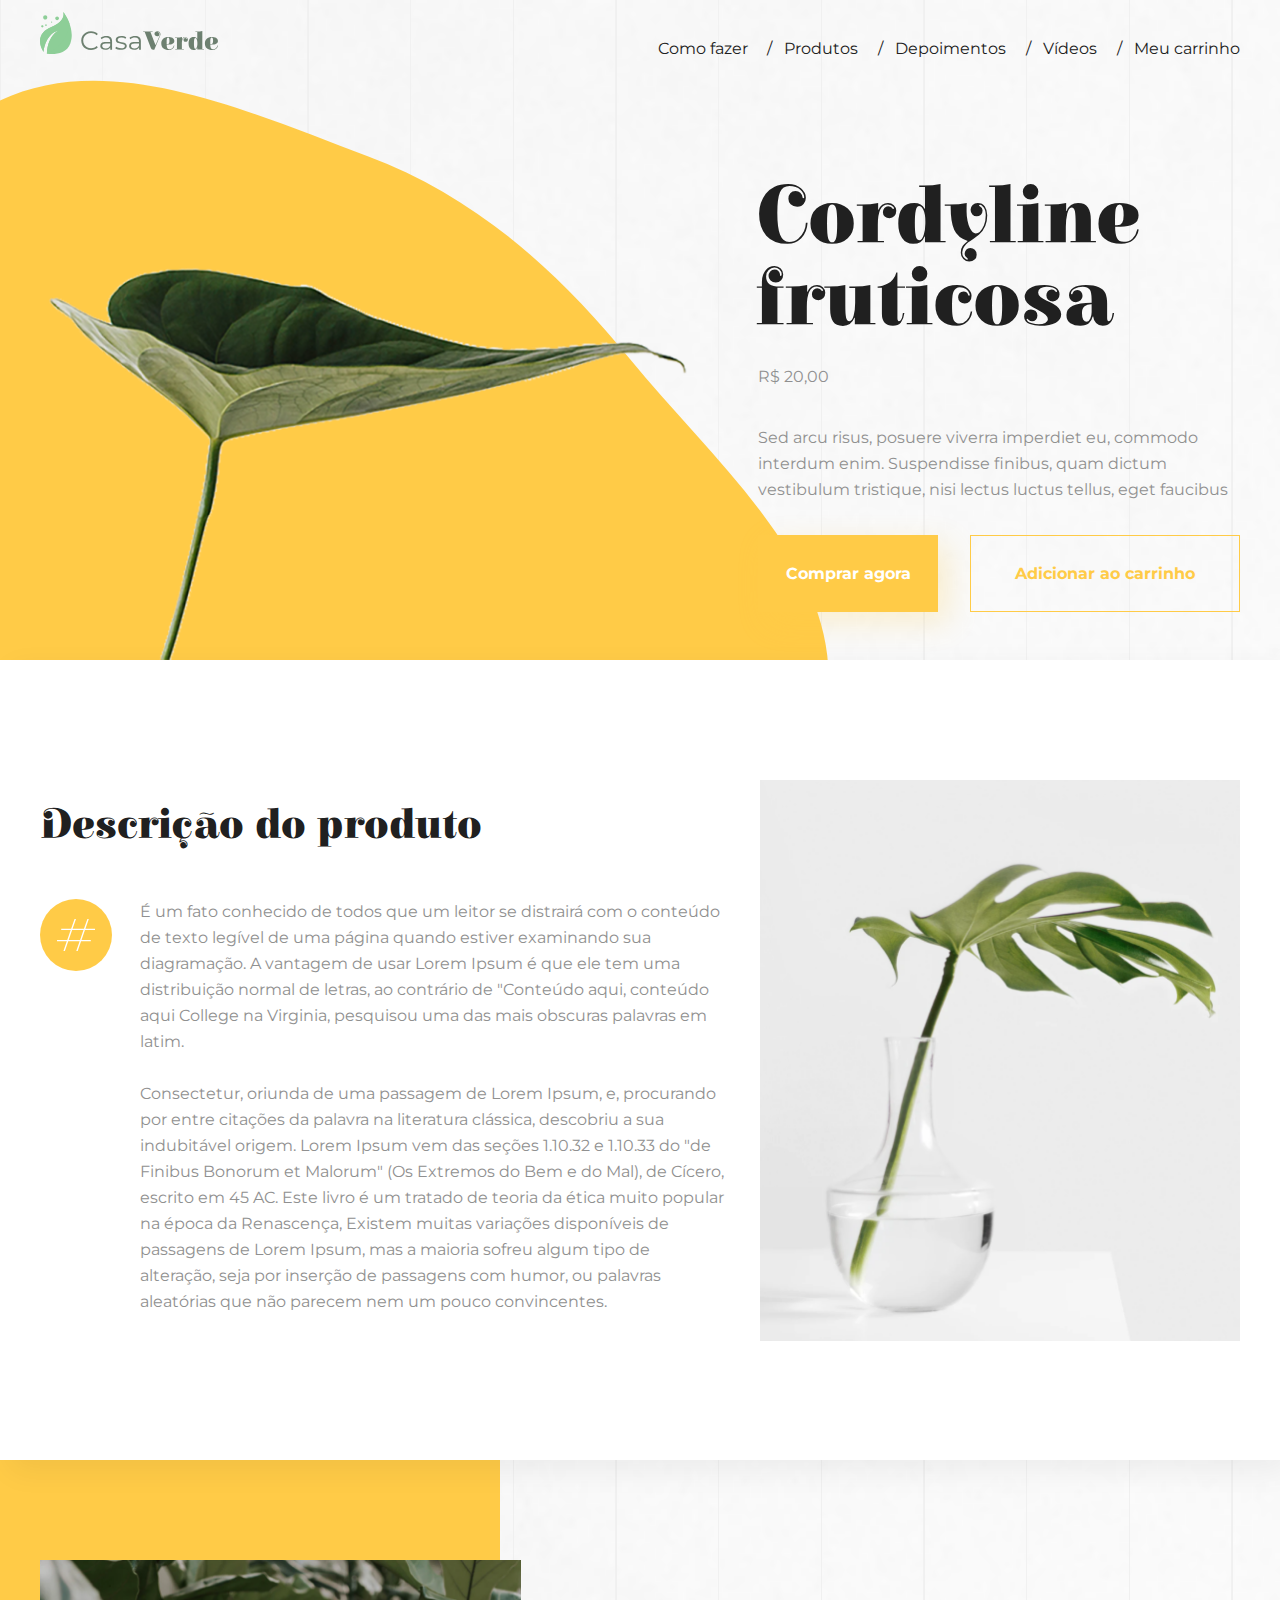
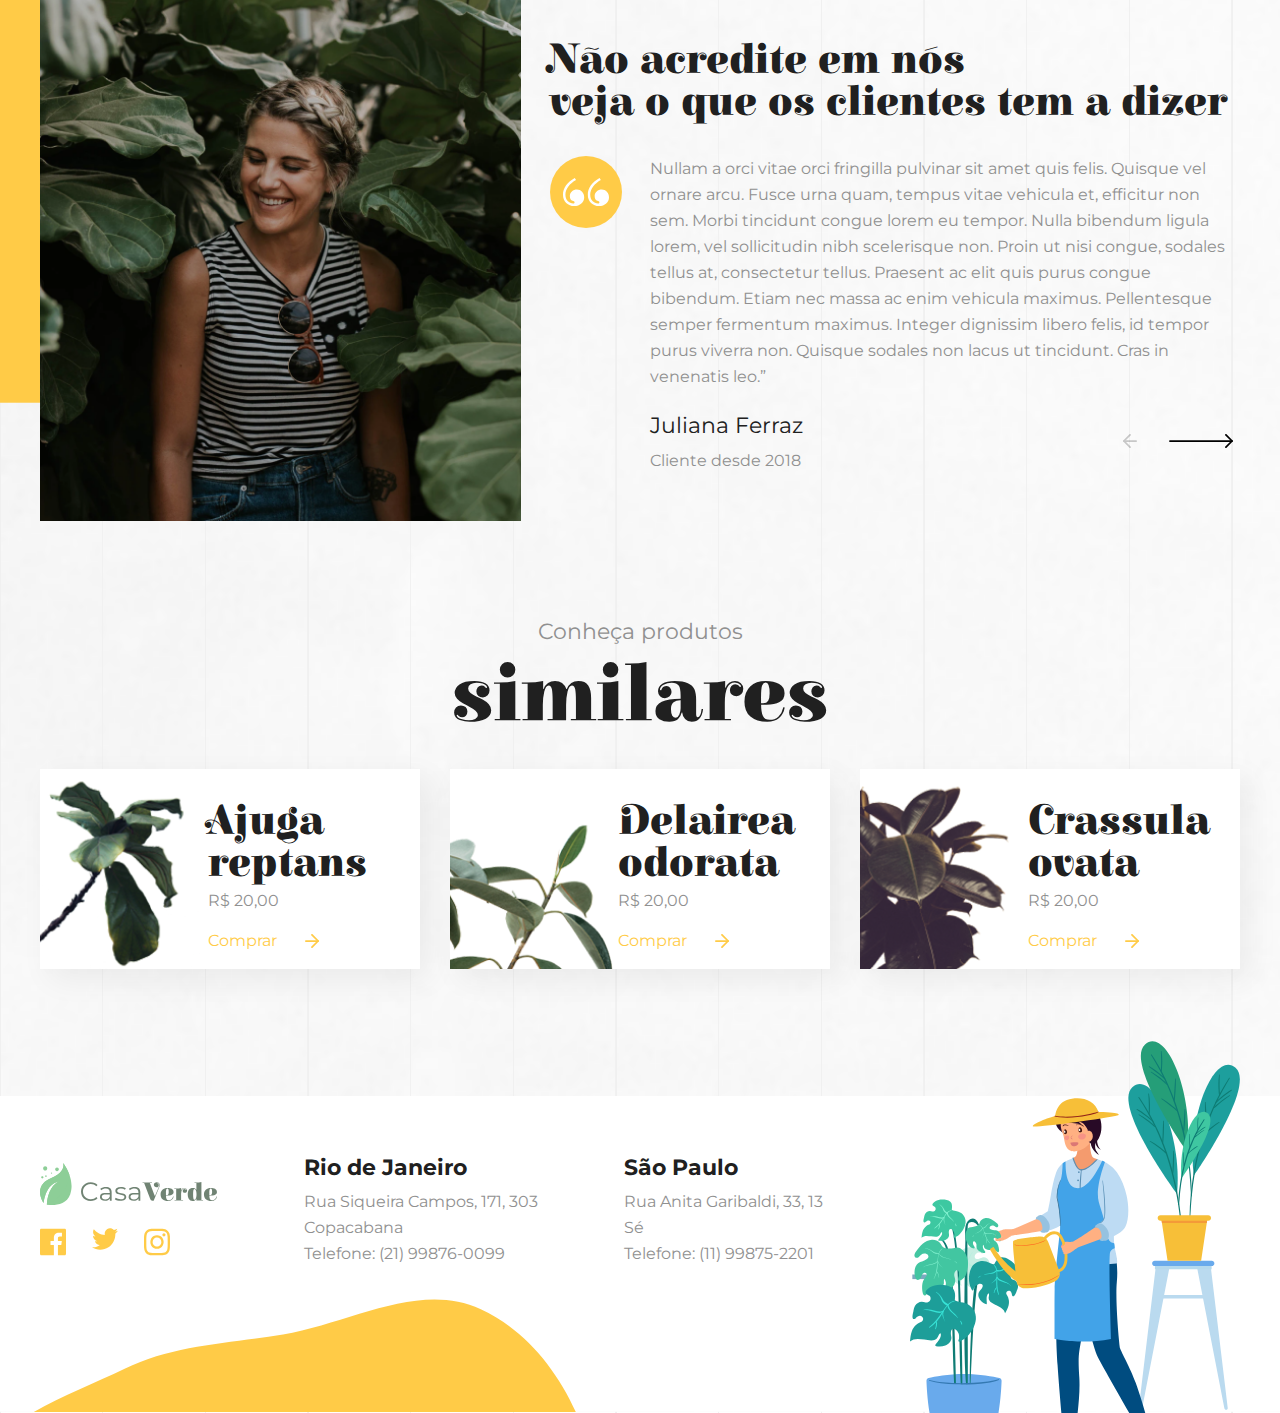
<file: produto.html>
<!DOCTYPE html>
<html lang="pt-br">
    <head>
        <meta charset="UTF-8">
        <meta http-equiv="X-UA-Compatible" content="IE=edge">
        <meta name="viewport" content="width=device-width, initial-scale=1.0">
        <title>Produto | Casa Verde</title>
        <link href="https://fonts.googleapis.com/css2?family=Elsie+Swash+Caps:wght@900&family=Montserrat:wght@400;700&display=swap" rel="stylesheet">
        <link rel="stylesheet" href="assets/css/base/base.css">
        <link rel="stylesheet" href="assets/css/componentes/cabecalho.css">
        <link rel="stylesheet" href="assets/css/comprar.css">
        <link rel="stylesheet" href="assets/css/chamada.css">
        <link rel="stylesheet" href="assets/css/depoimento.css">
        <link rel="stylesheet" href="assets/css/componentes/produto.css">
        <link rel="stylesheet" href="assets/css/ofertas.css">
        <link rel="stylesheet" href="assets/css/componentes/input.css">
        <link rel="stylesheet" href="assets/css/componentes/botoes.css">
        <link rel="stylesheet" href="assets/css/componentes/cartao.css">
        <link rel="stylesheet" href="assets/css/componentes/descricao.css">
        <link rel="stylesheet" href="assets/css/componentes/snackbar.css">
        <link rel="stylesheet" href="assets/css/componentes/modal.css">
        <link rel="stylesheet" href="assets/css/componentes/rodape.css">

    </head>
    <body class="body__produto">
        <header class="cabecalho container">
            <div class="centro"> 
                <a href="index.html"><img src="assets/img/logo.svg" alt="Logo da Casa Verde" class="cabecalho__logo"></a>
                <a href="#" aria-label="Meu carrinho de compras">
                    <img src="assets/img/icones/carrinho.svg" alt="Ícone do carrinho de compras" id="myBtn2" class="cabecalho__carrinho">
                </a>

                <nav class="cabecalho__menu">
                    <ul class="menu__list">
                        <li class="menu__links"><a href="#" class="menu__link">Como fazer</a></li>
                        <li class="menu__links"><a href="#produtos" class="menu__link">Produtos</a></li>
                        <li class="menu__links"><a href="#depoimentos" class="menu__link">Depoimentos</a></li>
                        <li class="menu__links"><a href="index.html#videos" class="menu__link">Vídeos</a></li>
                        <li class="menu__links"><a href="#" class="menu__link" id="myBtn">Meu carrinho</a></li>
                    </ul>
                </nav>
            </div>

            <span id="myModal" class=" modal ">
                <div class="modal-content">         
                    <section class="container carrinho">
                        <span class="titulo--destaque">Meu carrinho</span>
                        <img src="assets/img/icones/fechar.svg" alt="Fecha carrinho de compras" class="close">         
                    </section>    
                    <ul>
                        <li class="container produto__carrinho">
                            <img src="assets/img/produto-carrinho-02.png" alt="Foto produto no carrinho" class="foto-produto">
                            <div class="produto__carrinho-detalhes">
                                <div class="nome_produto">
                                    <h2 class="titulo-carrinho">Cordyline fruticosa</h2>
                                    <img src="assets/img/icones/fechar.svg" alt="Fecha carrinho de compras"> 
                                </div>
                                <div class="preco__quant">
                                    <p class="produto__preco-carrinho">R$20,00</p>
                                    <div class="quantidade">
                                        <p>1 qtd</p>
                                        <img src="assets/img/icones/chevron.svg" alt="Muda Quantidade">
                                    </div>
                                </div>
                            </div>            
                        </li>
                        <li class="container produto__carrinho">
                            <img src="assets/img/produto-carrinho-02.png" alt="Foto produto no carrinho" class="foto-produto">
                            <div class="produto__carrinho-detalhes">
                                <div class="nome_produto">
                                    <h2 class="titulo-carrinho">Cordyline fruticosa</h2>
                                    <img src="assets/img/icones/fechar.svg" alt="Fecha carrinho de compras"> 
                                </div>
                                <div class="preco__quant">
                                    <p class="produto__preco-carrinho">R$20,00</p>
                                    <div class="quantidade">
                                        <p>1 qtd</p>
                                        <img src="assets/img/icones/chevron.svg" alt="Muda Quantidade">
                                    </div>
                                </div>
                            </div>            
                        </li>
                        <li class="container produto__carrinho">
                            <img src="assets/img/produto-carrinho-02.png" alt="Foto produto no carrinho" class="foto-produto">
                            <div class="produto__carrinho-detalhes">
                                <div class="nome_produto">
                                    <h2 class="titulo-carrinho">Cordyline fruticosa</h2>
                                    <img src="assets/img/icones/fechar.svg" alt="Fecha carrinho de compras"> 
                                </div>
                                <div class="preco__quant">
                                    <p class="produto__preco-carrinho">R$20,00</p>
                                    <div class="quantidade">
                                        <p>1 qtd</p>
                                        <img src="assets/img/icones/chevron.svg" alt="Muda Quantidade">
                                    </div>
                                </div>
                            </div>            
                        </li>
                    </ul>
                    <div class="valor__produtos">
                        <div>
                            <p>Valor dos produtos</p>
                            <p>R$60,00</p>
                        </div>
                        <div>
                            <p>Taxa de entrega</p>
                            <p>R$10,00</p>
                        </div>
                        <div class="titulo-carrinho">
                            <p>Subtotal</p>
                            <p>R$70,00</p>
                        </div>
                        <a href="pagamento.html"><button  class="botao">Finalizar compra</button></a>
                    </div>
                </div>
            </span>
        </header>
        <main>
            <section class="comprar container">
                <div class="centro">
                    <img src="assets/img/Detalhe-do-produto-03.png" alt="Foto do Produto" class="comprar__img--desk">
                    <div class="comprar__position">
                        <span class="comprar titulo--destaque">Cordyline fruticosa</span>
                        <p class="produto__preco">R$ 20,00</p>
                        <p class="comprar__texto texto">Sed arcu risus, posuere viverra imperdiet eu, commodo interdum enim. Suspendisse finibus, quam dictum vestibulum tristique, nisi lectus luctus tellus, eget faucibus</p>
                        <img src="assets/img/Detalhe-do-produto-02.png" alt="Foto do Produto" class="comprar__img--mobile">
                        <div class="comprar__botoes">
                            <button class="botao">Comprar agora</button>
                            <button class="botao botao--alternativo" onclick="myFunction()">Adicionar ao carrinho</button>
                        </div>
                    </div>
                </div>
            </section>

                <div id="snackbar" >
                    <p class="texto texto__add">Produto adicionado ao carrinho</p>
                    <a href="pagamento.html"><p class="texto texto__pagamento">Ir para o pagamento</p></a>
                </div>

            <section class="descricao cartao">
                <div class="centro"> 
                    <div class="descricao__position">
                        <span class="titulo--destaque descricao__titulo">Descrição do produto</span>
                        <input type="checkbox" id="leia-mais" class="descricao__botao">
                        <p class="descricao__texto texto texto__menos mobile">É um fato conhecido de todos que um leitor se distrairá com o conteúdo de texto legível de...</p>
                        <p class="descricao__texto texto texto__mais mobile">É um fato conhecido de todos que um leitor se distrairá com o conteúdo de texto legível de uma página quando estiver examinando sua diagramação. A vantagem de usar Lorem Ipsum é que ele tem uma distribuição normal de letras, ao contrário de "Conteúdo aqui, conteúdo aqui College na Virginia, pesquisou uma das mais obscuras palavras em latim. Consectetur, oriunda de uma passagem de Lorem Ipsum, e, procurando por entre citações da palavra na literatura clássica, descobriu a sua indubitável origem. Lorem Ipsum vem das seções 1.10.32 e 1.10.33 do "de Finibus Bonorum et Malorum" (Os Extremos do Bem e do Mal), de Cícero, escrito em 45 AC. Este livro é um tratado de teoria da ética muito popular na época da Renascença, Existem muitas variações disponíveis de passagens de Lorem Ipsum, mas a maioria sofreu algum tipo de alteração, seja por inserção de passagens com humor, ou palavras aleatórias que não parecem nem um pouco convincentes.</p>
                        <label for="leia-mais" class="invisivel">
                            <p class="descricao__leiamais texto mobile">Leia mais</p>                
                        </label>      
                        <label for="leia-mais" class="visivel">
                            <p class="descricao__leiamais texto mobile">Leia menos</p>                
                        </label>
                        <p class="texto__desktop texto descricao__texto">É um fato conhecido de todos que um leitor se distrairá com o conteúdo de texto legível de uma página quando estiver examinando sua diagramação. A vantagem de usar Lorem Ipsum é que ele tem uma distribuição normal de letras, ao contrário de "Conteúdo aqui, conteúdo aqui College na Virginia, pesquisou uma das mais obscuras palavras em latim. 

                        <br><br>

                        Consectetur, oriunda de uma passagem de Lorem Ipsum, e, procurando por entre citações da palavra na literatura clássica, descobriu a sua indubitável origem. Lorem Ipsum vem das seções 1.10.32 e 1.10.33 do "de Finibus Bonorum et Malorum" (Os Extremos do Bem e do Mal), de Cícero, escrito em 45 AC. Este livro é um tratado de teoria da ética muito popular na época da Renascença, Existem muitas variações disponíveis de passagens de Lorem Ipsum, mas a maioria sofreu algum tipo de alteração, seja por inserção de passagens com humor, ou palavras aleatórias que não parecem nem um pouco convincentes.
                            </p>
                    </div>
                    <img src="assets/img/descaricao-imagem.png" alt="Vaso transparente com uma planta" class="descricao__imagem">      
                </div>
            </section>

            <input type="checkbox" id="muda" class="passa" checked>
                <input type="checkbox" id="muda2" class="passa2" checked>

                <div class="depo1 depo4">
                    <section class="depoimento container" id="depoimentos">
                        <div class="depoimento__centro">
                            <img src="assets/img/img-Julia-ferraz.png" alt="Imagem da Julia Ferraz sorrindo" class="depoimento__imagem">
                            <div>
                                <span class="titulo--destaque depoimento--titulo">Não acredite em nós<br>veja o que os clientes tem a dizer</span>
                                <p class="chamada__texto texto depoimento-texto">Nullam a orci vitae orci fringilla pulvinar sit amet quis felis. Quisque vel ornare arcu. Fusce urna quam, tempus vitae vehicula et, efficitur non sem. Morbi tincidunt congue lorem eu tempor. Nulla bibendum ligula lorem, vel sollicitudin nibh scelerisque non. Proin ut nisi congue, sodales tellus at, consectetur tellus. Praesent ac elit quis purus congue bibendum. Etiam nec massa ac enim vehicula maximus. Pellentesque semper fermentum maximus. Integer dignissim libero felis, id tempor purus viverra non. Quisque sodales non lacus ut tincidunt. Cras in venenatis leo.”</p>
                                <div class="depoimento__alinhamento">
                                    <div>
                                        <h3 class="depoimento__nome">Juliana Ferraz</h3>
                                        <p class="depoimento-texto-desde">Cliente desde 2018</p>
                                    </div>
                                    <div class="depoimentos__setas">
                                        <label for="">                                            
                                            <span class="depoimento__voltar--icone"></span>                                
                                        </label>  
                                        <label for="muda2">                                            
                                            <span class="depoimento__proximo--icone"></span>                                
                                        </label>                               
                                    </div>
                                </div>
                            </div>
                        </div>
                    </section>
                </div>

                <div class="depo2 depo3">
                    <section class="depoimento container" id="depoimentos">
                        <div class="depoimento__centro">
                            <img src="assets/img/img-clarissa-sampaio.png" alt="Imagem da Julia Ferraz sorrindo" class="depoimento__imagem">
                            <div>
                                <span class="titulo--destaque depoimento--titulo">Não acredite em nós<br>veja o que os clientes tem a dizer</span>
                                <p class="chamada__texto texto depoimento-texto">There are many variations of passages of Lorem Ipsum available, but the majority have suffered alteration in some form, by injected humour, or randomised words which don't look even slightly believable. If you are going to use a passage of Lorem Ipsum, you need to be sure there isn't anything embarrassing hidden in the middle of text. All the Lorem Ipsum generators on the Internet tend to repeat predefined chunks as necessary, making this the first true generator on the Internet.<br><br><br></p>
                                <div class="depoimento__alinhamento">
                                    <div>
                                        <h3 class="depoimento__nome">Clarissa Sampaio</h3>
                                        <p class="depoimento-texto-desde">Cliente desde 2017</p>
                                    </div>
                                    
                                    <div class="depoimentos__setas">
                                        <label for="muda2">                                            
                                            <span class="depoimento__proximo--icone2"></span>                                
                                        </label>                                
                                        <label for="">                                            
                                            <span class="depoimento__voltar--icone2"></span>                                
                                        </label>                                
                                    </div>
                                </div>
                            </div>
                        </div>
                    </section>                    
                </div>


            <section class="ofertas container ofertas-produto" id="produtos">
                <div class="oferta__centro">
                    <h2 class="titulo alinhamento--meio">
                        Conheça produtos
                        <span class="titulo--destaque titulo--destaque-desk">similares</span>
                    </h2>
                    <ul class="oferta__lista">
                        <li class="produto">                                
                            <img src="assets/img/produto-01.png" alt="Foto do produto" class="produto__imagem">
                            <div class="produto__conteudo">
                                <h3 class="produto__titulo titulo--destaque">Ajuga reptans</h3>
                                <p class="produto__preco">R$ 20,00</p>
                                <a href="produto.html" class="produto__comprar">Comprar<span class="produto__comprar--icone"></span></a>
                            </div>                                
                        </li>
                        <li class="produto">
                            <img src="assets/img/produto-05.png" alt="Foto do produto" class="produto__imagem">
                            <div class="produto__conteudo">
                                <h3 class="produto__titulo titulo--destaque">Delairea odorata</h3>
                                <p class="produto__preco">R$ 20,00</p>
                                <a href="produto.html" class="produto__comprar">Comprar<span class="produto__comprar--icone"></span></a>
                            </div>
                        </li>
                        <li class="produto">
                            <img src="assets/img/produto-03.png" alt="Foto do produto" class="produto__imagem">
                            <div class="produto__conteudo">
                                <h3 class="produto__titulo titulo--destaque">Crassula ovata</h3>
                                <p class="produto__preco">R$ 20,00</p>
                                <a href="produto.html" class="produto__comprar">Comprar<span class="produto__comprar--icone"></span></a>
                            </div>
                        </li>

                    </ul>
                </div>
            </section>

        </main>
        
        <footer class="container rodape">
            <div class="rodape__alinhamento">
                <div>
                    <a href="index.html">
                        <img src="assets/img/logo.svg" alt="Logo da Casa Verde#" class="rodape__logo">
                    </a>
                    <ul class="rodape__social">
                        <li><a href="#" class="rodape__social-midia" title="Facebook"><img src="assets/img/icones/facebook.svg" alt="Ícone do facebook"></a></li>
                        <li><a href="#" class="rodape__social-midia" title="Twitter"><img src="assets/img/icones/twitter.svg" alt="Ícone do twitter"></a></li>
                        <li><a href="#" class="rodape__social-midia" title="Instagram"><img src="assets/img/icones/instagram.svg" alt="Ícone do instagram"></a></li>
                    </ul>
                </div>            
                <address class="rodape__unidade texto">
                    <span class="rodape__unidade-titulo">Rio de Janeiro</span>
                    Rua Siqueira Campos, 171, 303<br>
                    Copacabana<br>
                    Telefone: (21) 99876-0099
                </address>
                <address class="rodape__unidade texto">
                    <span class="rodape__unidade-titulo">São Paulo</span>
                    Rua Anita Garibaldi, 33, 13<br>
                    Sé<br>
                    Telefone: (11) 99875-2201
                </address>
                <img src="assets/img/Ilustracao-rodape.svg" alt="Ilustração de um jardineiro regando plantas" class="rodape__ilustracao">
            </div>
        </footer>
        
    </body>
    <script src="assets/js/snackbar.js"></script>
    <script src="assets/js/modal_carrinho.js"></script>
</html>
</file>
<file: assets/css/componentes/cabecalho.css>
.cabecalho {
    display: flex;
    justify-content: space-between;
    align-items: flex-end;

    box-sizing: border-box;

    width: 100%;

    padding-top: .75rem;
    padding-bottom: .75rem;
}

.cabecalho__logo {
    width: 11.125rem;
}

.cabecalho__carrinho {
    width: 1.75rem;
}

.cabecalho__menu {
    display: none;
}

@media screen and (min-width: 1200px) {

    .cabecalho {
        justify-content: center;
    }
    
    .cabecalho__carrinho {
        display: none;
    }

    .cabecalho__menu {
        display: block;
        color: var(--preto);
    }

    .menu__list {
        display: flex;
        flex-direction: row;
    }

    
    .menu__links:not(:last-child):after  {
        content: "/";
        margin-right: 2rem;
        position: relative;
        left: 20px;
    }
}
</file>
<file: assets/css/componentes/input.css>
.input {
    color: inherit;
    font-family: inherit;
    font-size: inherit;

    width: 100%;
    padding-top: 1.75rem;
    padding-right: 1.75rem;
    padding-bottom: 1.75rem;
    padding-left: 1.75rem;

    box-sizing: border-box;

    margin-bottom: 1rem;

    border: none;

    background-color: var(--branco);

    box-shadow: 10px 10px 30px var(--preto-transparente);
}

.input--icone {
    padding-left: 4.25rem;

    background-repeat: no-repeat;
    background-position: left 1.75rem center;
}

.input--email {
    background-image: url(../../img/icones/mail.svg);
}
</file>
<file: assets/css/componentes/botoes.css>
.botao {
    background-color: var(--amarelo);
    
    text-align: center;
    font-family: inherit;
    font-weight: var(--peso-botao);
    font-size: 1rem;
    color: var(--branco);
    
    width: 100%;
    padding-top: 1.75rem;
    padding-bottom: 1.75rem;

    box-shadow: 10px 10px 30px var(--amarelo-transparente);
    border: none;
    cursor: pointer;
}

.botao--alternativo {
    color: var(--amarelo);
    
    background-color: unset;
    
    box-shadow: none;
    
    border: 1px solid var(--amarelo);
    
    font-size: 1rem;
    margin-top: 1rem;
    cursor: pointer;
}

@media screen and (min-width: 1200px) {

    .botao {
        transition: .5s;
    }
    .botao--alternativo {
        transition: .5s;
    }
    
    .botao:hover {
        background-color: var(--amarelo-hover);
        transition: .5s;
    }
        
    .botao--alternativo:hover {
        background-color: var(--branco);
        transition: .5s;
    }
}
</file>
<file: assets/css/chamada.css>
.chamada {
    padding-top: 2.5rem;

    margin-bottom: 2.5rem;

    background-image: url(../../assets/img/splash-chamada.svg);
    background-position: top -4rem right;
    background-repeat: no-repeat;

    position: relative;
}

.chamada__texto {
    width: 12.5rem;

    margin-bottom: 1.55rem;
}

.chamada__imagem {
    position: absolute;
    top: 7.25rem;
    right: 6px;
    width: 163px;
}

.chamada__formulario {
    position: relative;

    z-index: 2;
}

@media screen and (min-width: 1200px) {
    .chamada .titulo--destaque {
        font-size: 82px;
        width: 380px;
    }  
    
    .chamada__texto {
        width: 480px;
    }

    .chamada__formulario {
        display: flex;
        justify-content: space-between;
        width: 585px;
        height: 75px;
    }

    .input {
        margin-bottom: 0;
    }

    .botao {
        width: 60%;
    }

    .chamada {
        display: flex;
        background-image: none;
        justify-content: center;
        margin-bottom: 0;
       
    }

    .chamada__imagem {
        width: 32rem;
        top: 0;
        position: relative;
        margin-right: 5rem;
    }  

    .chamada__position {
        display: flex;
        margin-bottom: 14rem;
        flex-direction: column;
        gap: 1rem;
    }


  
}
</file>
<file: assets/css/componentes/cartao.css>
.cartao {
    box-sizing: border-box;

    padding-top: 2rem;
    padding-bottom: 2rem;

    background-color: var(--branco);

    box-shadow: 10px 10px 30px var(--preto-transparente);
}

.cartao_resumo {
    box-sizing: border-box;

    padding: 1rem;
    
    margin: 1rem 1rem 3rem 1rem;

    background-color: var(--branco);

    box-shadow: 10px 10px 30px var(--preto-transparente);
}

.cartao__imagem {
    display: none;
}

@media screen and (min-width: 1200px) {
    .cartao {
        display: flex;
        justify-content: flex-start;
        align-items: center;    
        width: 62.5rem;
        padding-top: 0;
        padding-bottom: 0;
    }
    .cartao__imagem {
        display: block;
        width: auto;
    }

    .cartao__desk {
        width: 25rem;
        height: 100%;
        display: flex;
        flex-direction: column;
        gap: 2rem;
        justify-content: center;
    }

    .cartao__desk p {
        font-size: 22px;
    }

    .cartao_resumo {
        width: 30rem;
    }

    

}
</file>
<file: assets/css/componentes/item.css>
.lista {
    display: flex;
    flex-direction: column;
    align-items: center;
}

.lista__item {
    display: flex;
    align-items: center;

    width: 15rem;

    margin-bottom: 0.8rem;
    margin-top: 0.8rem;
}

@media screen and (min-width: 1200px) {
    .lista__item {
        width: 20rem;
        margin-top: 0;
    }

    .lista {
        gap: .8rem;
    }
}

.item__icone {
    display: block;

    margin-right: 1rem;

    width: 3.25rem;
    height: 3.25rem;

    border-radius: 50%;

    background-color: var(--amarelo);

    background-size: 1.375rem;
    background-repeat: no-repeat;
    background-position: center;
}

.item__icone--cursor {
    background-image: url(../../img/icones/mouse.svg);
}
.item__icone--carrinho {
    background-image: url(../../img/icones/cart.svg);
}
.item__icone--caminhao {
    background-image: url(../../img/icones/truck.svg);
}
</file>
<file: assets/css/como-conseguir.css>
.como-conseguir {
    margin-bottom: 5.625rem;
}

@media screen and (min-width: 1200px) {
    .como-conseguir{
        display: flex;
        justify-content: center;        
        
    }
}
</file>
<file: assets/css/componentes/produto.css>
.produto {
    margin-bottom: 1rem;

    padding-top: 2rem;
    padding-bottom: 2rem;
    padding-left: 50%;

    position: relative;

    overflow: hidden;

    background-color: var(--branco);

    box-shadow: 10px 10px 30px var(--preto-transparente);

    box-sizing: border-box;

    min-height: 12.5rem;
}

.produto__imagem {
    position: absolute;
    top: 50%;
    left: -0rem;

    transform: translateY(-50%);
    z-index: 1;

    width: 10.5rem;
}

.produto__conteudo {
    position: relative;
    z-index: 2;
}

.produto__titulo {
    margin-top: 0;
    margin-bottom: .5rem;
}

.produto__preco {
    margin-bottom: 1.5rem;
}

.produto__comprar {
    color: var(--amarelo);

    display: flex;
    align-items: center;
}

.produto__comprar--icone {
    display: inline-block;

    width: 0.875rem;
    height: 0.875rem;

    margin-left: 1.75rem ;
    background-image: url(../../img/icones/seta.svg);
    background-size: contain;
}
</file>
<file: assets/css/ofertas.css>
.ofertas {
    padding-bottom: 3.9rem;
}

.ofertas-produto {
    padding-bottom: 0;
}

@media screen and (min-width: 1200px) {
    .oferta__centro {
        margin: auto;
        width: 1200px;        
    }

    .oferta__lista {
        display: flex;
        flex-wrap: wrap;
        justify-content: space-between;
    }
    
    .produto {
        width: 380px;
        height: 200px;
        padding-left: 14%;
        margin-bottom: 2rem;       
    }

    .titulo--destaque-desk {
        font-size: 82px;
        margin-bottom: 2rem;
    }
    
    .ofertas-produto {
        padding-bottom: 0;
    }
}
</file>
<file: assets/css/componentes/modal.css>
/* The Modal (background) */
.modal {
    display: none; /* Hidden by default */
    position: fixed; /* Stay in place */
    z-index: 3; /* Sit on top */
    right: 0;
    top: 0;
    width: 100%; /* Full width */
    height: 100%; /* Full height */
    overflow: auto; /* Enable scroll if needed */
    background-color: rgb(0,0,0); /* Fallback color */
    background-color: rgba(0,0,0,0.4); /* Black w/ opacity */
}
  
  /* Modal Content */
.modal-content {
    position: absolute;
    width: 315px;
    background-color: var(--branco);
    right: 0;
    margin: auto;
    box-shadow: 0 4px 8px 0 rgba(0,0,0,0.2),0 6px 20px 0 rgba(0,0,0,0.19);
    animation-name: animatetop;
    animation-duration: 0.4s;
}
  
  /* Add Animation */
  
@keyframes animatetop {
    from {top:-300px; opacity:0} 
    to {top:0; opacity:1}
}

  
/* The Close Button */
.close {
    cursor: pointer;
}
  
 
.carrinho {
    display: flex;
    padding-top: 1.5rem;
    justify-content: space-between;
}

.produto__carrinho {
    display: flex;
    border-bottom: 1px solid var(--cinza-claro);
    padding: 1rem 0;
    margin: 0 1rem;      
}
.produto__carrinho.resumo {
    margin: 0;
}

.foto-produto {
    width: 62px;
    height: 62px;
    background-color: var(--branco);
}

.produto__carrinho-detalhes {
    display: flex;
    flex-direction: column;
    padding-left: 1rem;
    width: 100%;
    justify-content: space-around;
}

.titulo-carrinho {
    color: var(--preto);
    font-size: var(--tamanho-corpo);
}

.produto__preco-carrinho {
    margin: 0;
}

.nome_produto {
    display: flex;
    justify-content: space-between;
}

.preco__quant {
    display: flex;
    justify-content: space-between;
}

.quantidade {
    display: flex;
}

.quantidade p {
    padding-right: 1rem;
}

.valor__produtos {
    display: flex;
    flex-direction: column;
    gap: 1rem;
    margin: 2rem 1rem;
}

.valor__produtos.resumo {
    margin: 2rem 0 0 0;
}

.valor__produtos div {
    display: flex;
    justify-content: space-between;
}

@media screen and (min-width: 1200px) {
    .modal__botao {
        width: 100%;
    }
}
</file>
<file: assets/css/depoimento.css>
.depoimento {
    display: none;
}

.depo2 {
    display: none;
}

.passa {
    display: none;
}
.passa2 {
    display: none;
}

@media screen and (min-width: 1200px) {
  
    .passa:checked ~ .depo1 {
        display: none;
        -webkit-transition: opacity 600ms, visibility 600ms;
            transition: opacity 600ms, visibility 600ms;
    }
    
    .passa:checked ~ .depo2 {
        display: block;
        animation: fade 1s;
    } 

    @keyframes fade {
        0% {
            opacity: 0;
            transform: translateX(100px);
        }
    
        100% {
            opacity: 1;
            transform: translateX(0);
        }
    }

    .passa2:checked ~ .depo3 {
        display: none;
        -webkit-transition: opacity 600ms, visibility 600ms;
            transition: opacity 600ms, visibility 600ms;
    }
    
    .passa2:checked ~ .depo4 {
        display: block;
        animation: fade2 1s;
    } 

    @keyframes fade2 {
        0% {
            opacity: 0;
            transform: translateX(-100px);            
        }
    
        100% {
            opacity: 1;
            transform: translateX(0);
            
        }
    }

    .depoimento__proximo--icone {
        cursor: pointer;
    }

    .passa {
        display: none;
    }
    .passa2 {
        display: none;
    }
    
    .depoimento {
        display: block;
        margin-bottom: 100px;
    }
    
    .depoimento__centro {
        display: flex;
        width: 1200px;
        margin: auto;
        margin-top: 100px;
        justify-content: space-between;

    }
    .depoimento__imagem {
        width: 481px;
    }

    .depoimento--titulo {
        margin-top: 80px;
    }

    .depoimento__nome {
        font-size: var(--tamanho-destaque);
        color: var(--preto);
        padding-left: 100px;
    }

     .depoimento-texto {
        width: 590px;
        position: relative; 
        padding-left: 100px;
        margin-top: 2rem;        
    }

    .depoimento-texto-desde {
        padding-left: 100px;
        margin-top: 1rem;  
    }

    .depoimento-texto::before{
        content: "";
        background-image: url(../img/icones/depoimento-icone.svg);
        background-size: cover;
        position: absolute;
        height: 72px;
        width: 72px;
        left: 0;
    }

    .depoimento__voltar--icone {
        display: inline-block;

        width: 0.875rem;
        height: 0.875rem;

        margin-left: 1.75rem ;
        background-image: url(../img/icones/seta-depoimento-esquerda.svg);
        background-size: contain;
    }
    
    .depoimento__proximo--icone {
        display: inline-block;
        
        width: 71px;
        height: 14px;
        
        margin-left: 1.75rem ;
        background-image: url(../img/icones/seta-depoimento-direita.svg);
        background-size: contain;
        background-repeat: no-repeat;
    }

    .depoimento__voltar--icone2 {
        display: inline-block;

        width: 0.875rem;
        height: 0.875rem;

        margin-left: 1.75rem ;
        background-image: url(../img/icones/seta-depoimento-direita2.svg);
        background-size: contain;
    }
    
    .depoimento__proximo--icone2 {
        display: inline-block;
        
        width: 71px;
        height: 14px;
        
        margin-left: 1.75rem ;
        background-image: url(../img/icones/seta-depoimento-esquerda2.svg);
        background-size: contain;
        background-repeat: no-repeat;
        cursor: pointer;
    }

    .depoimento__alinhamento {
        display: flex;
        justify-content: space-between;
        align-items: center;
    }
}
</file>
<file: assets/css/componentes/video.css>
.cartao-de-video {
    margin-bottom: 2rem;
}

.cartao-de-video__video {
    position: relative;

    width: 100%;
    max-height: 17.5rem;

    overflow: hidden;

    margin-bottom: .5rem;
}

.cartao-de-video__video::before {
   content: '';

   position: absolute;
   left: 50%;
   top: 50%;

   transform: translate(-50%, -50%);

   display: block;

   width: 4.875rem;
   height: 4.875rem;

   border-radius: 50%;

   background-color: var(--branco);
   background-image: url(../../img/icones/play.svg);
   background-repeat: no-repeat;
   background-size: 1.75rem;
   background-position: center left 55%;
}

.cartao-de-video__titulo {
    color: var(--preto);
    font-size: var(--tamanho-destaque);
    font-weight: var(--peso-destaque);

    margin-bottom: .5rem;
}

@media screen and (min-width: 1200px) {
    .videos_lista {
        display: flex;
    }
}
</file>
<file: assets/css/componentes/rodape.css>
.rodape {
    padding-top: 1.5rem;
    padding-bottom: 1.5rem;

    background-image: url(../../img/splash-rodape.svg), linear-gradient(0deg, #ffffffff 80%,#ffffffff 20%);
    background-position: top -11rem right, bottom left;
    background-repeat: no-repeat, no-repeat;
}

.rodape__logo {
    max-width: 11.125;

    margin-bottom: 1.25rem;
}

.rodape__social {
    display: flex;

    margin-bottom: 2rem;
}

.rodape__social-midia {
    display: inline-block;

    width: 1.625rem;
    height: 1.625rem;

    margin-right: 1.625rem;
}

.rodape__unidade {
    margin-bottom: 2rem;
}

.rodape__unidade-titulo {
    color: var(--preto);
    font-size: var(--tamanho-destaque);
    font-weight: var(--peso-destaque);

    display: block;
    margin-bottom: .5rem;
}

.rodape__ilustracao {
    display: none;
}

@media screen and (min-width: 1200px) {
    .rodape {
        padding-top: 1.5rem;
        padding-bottom: 1.5rem;
        background-image: url(../../img/splash-rodape-1200.svg), linear-gradient(0deg, #ffffffff 80%, #ffffff00 20%);
        background-position: bottom left, bottom left;
        background-repeat: no-repeat, no-repeat;
    }

    .rodape__ilustracao {
        display: block;
        width: 330px;
    }

    .rodape__alinhamento {
        display: flex;
        width: 1200px;
        margin: auto;
        margin-bottom: -25px;
        justify-content: space-between;
        align-items: center;
    }
}
</file>
<file: assets/css/componentes/overlay-pagamento.css>
.overlay {
    background-color: var(--branco) ;
    text-align: center;
    margin: 0 1rem;
    padding-top: 2.5rem;
    padding-bottom: 1.5rem;
    background-image: url(../../img/splash-concluido.svg);
    background-position: top right;
    background-repeat: no-repeat;
    width: 290px;
    
}

.overlay-texto {
    padding-bottom: 1.5rem;
}

.overlay--ilustracao {
    width: 7.5rem;
}

#myoverlay {
    position: fixed;
    display: none;
    width: 100%;
    height: 100%;
    top: 0;
    left: 0;
    right: 0;
    bottom: 0;
    background-color: rgba(0,0,0,0.4);
    z-index: 2;
    cursor: pointer;
       
    
}

#text{
    position: absolute;
    top: 50%;
    left: 50%;
    transform: translate(-50%,-50%);
    -ms-transform: translate(-50%,-50%);
    animation-name: animatetop;
    animation-duration: .4s;
}

@keyframes animatetop {
    from { opacity:0} 
    to { opacity:1}
}


@media screen and (min-width: 1200px) {
   .overlay {
       width: 49rem;
       height: 34.5rem;
       padding-bottom: 0;
       background-image: url(../../img/splash-concluido1200.svg);
       background-position: top right -3rem;
   }

   .overlay--ilustracao {
        width: 12.5rem;
   }

   .overlay-texto {
    width: 36.5rem;
    margin: auto;
   }
}
</file>
<file: assets/css/formulario.css>
.formulario {
    display: flex;
    flex-wrap: wrap;
    margin: 2.5rem 0;
    justify-content: space-between;
}


.formulario__legenda {
    color: var(--preto);
    font-size: var(--tamanho-corpo);
    margin: 1rem 0;
}

.half {
    width: calc(50% - .5rem);
}

@media screen and (min-width: 1200px) {
    .formulario__resumo {
        display: flex;
        justify-content: center;
        flex-direction: row-reverse;
        margin-top: 4rem;
        align-items: flex-start;
    }
    
    .formulario {
        width: 30rem;
    }
    .comprar.container {
        width: 43rem;
        margin-top: 3rem;
        position: relative;
    }

    .comprar__texto.texto {
        padding-left: 6rem;
        margin-top: 2rem;
    }
    .comprar__texto.texto::after {
        content: "";
        background-image: url(../img/icones/carrinho-pagamento.svg);        
        background-size: cover;
        position: absolute;
        height: 72px;
        width: 72px;
        left: 1rem;
        top: 4.5rem;        
    }

    .formulario__legenda {
        font-family: var(--familia-titulo-destaque);
        font-size: var(--tamanho-titulo-destaque);
        font-weight: var(--peso-titulo-destaque);
        display: block;
        margin-top: 2rem;
        margin-bottom: 1rem;
    }

    .titulo--resumo {
        font-size: var(--tamanho-titulo-destaque);
    }

    .botao__menor {
        width: 17.5rem;
    }
    .formulario .input {
        margin-bottom: 2rem;
    }

    form input:nth-child(7) {
        width: calc(40% - 1rem);
    }

    form input:nth-child(8) {
        width: calc(60% - 1rem);
    } 
    
    form input:nth-child(9) {
        width: calc(60% - 1rem);
    }
    
    form input:nth-child(10) {
        width: calc(40% - 1rem);
    }

    form input:nth-child(14) {
        width: calc(60% - 1rem);
    }
    
    form input:nth-child(15) {
        width: calc(40% - 1rem);
    } 
}
</file>
<file: assets/css/componentes/descricao.css>
.descricao {
    margin: 3rem 0;
}

.descricao__titulo {
    margin-top: 0;
    margin-bottom: 0;
    padding-left: 1rem;
    padding-right: 1rem;
    padding-bottom: 1.25rem;
}

.descricao__texto {
    padding-left: 1rem;
    padding-right: 1rem;    
}

.descricao__leiamais {
    color: var(--amarelo);
    padding-left: 1rem;
}

.descricao .texto__mais {
    display: none;
}

.descricao__botao:checked ~ .texto__menos, .descricao__botao:checked ~ .invisivel {
    display: none;
}
.descricao__botao:checked ~ .texto__mais, .descricao__botao:checked ~ .visivel {
    display: block;
}

.descricao .visivel, .descricao__botao {
    display: none;
}

.descricao .centro {
    display: block;
}

.descricao__imagem {
    display: none;
}

.texto__desktop {
    display: none;
}



@media screen and (min-width:1200px) {
    .descricao {
        height: 50rem;
        width: 100vw;
        margin: 0;
    }

    .descricao .centro {
        display: flex;
        align-items: center;
    }

    .descricao__imagem {
        display: block;
        width: 30rem;
    }

    .cartao {
        justify-content: center;
    }

    .texto__desktop {
        display: block;
        width: 585px;
        padding-left: 100px;
        position: relative;
    }

    .descricao .mobile {
        display: none;
    }

    .texto__desktop::before {
        content: "";
        background-image: url(../../img/icones/descricao-icone.svg);
        background-size: cover;
        position: absolute;
        height: 72px;
        width: 72px;
        left: 0;
    }

    .descricao__titulo {
        padding-left: 0rem;
        margin-bottom: 2rem;
    }
}
</file>
<file: assets/css/comprar.css>
.comprar__texto {
    width: auto;
}

.comprar__imagem {
    position: absolute;
    top: 3.25rem;
    right: 0;
}

ul li.produto:last-child {
    margin-bottom: 3rem;
}

.comprar__img--mobile {
    width: 20rem;
    margin-top: 1rem;
}

.comprar__img--desk {
    display: none;
}

@media screen and (min-width:1200px) {

    .comprar {
        display: flex;
        justify-content: center;
    }
    
    .comprar__img--mobile {
        display: none;
    }
    .comprar__img--desk {
        display: block;
        width: 41rem;
        margin-top: 12rem;
    }

    .comprar .titulo--destaque {
        font-size: 82px;
        width: 380px;    
    }
    
    .comprar__botoes {
        display: flex;
        margin-bottom: 3rem;
        gap: 2rem;
    }

    .comprar__position {       
        display: flex;
        flex-direction: column;
        gap: 1rem;    
    }

    .comprar__texto {
        width: 480px;
        margin-bottom: 1rem;
    }

    .comprar .botao {
        width: 16rem;
    }

    .comprar .botao--alternativo {
        margin-top: 0;
        width: 80%;
    }
}
</file>
<file: assets/css/componentes/snackbar.css>
#snackbar {
    display: flex;
    align-items: center;
    box-sizing: border-box;
    visibility: hidden;
    background-color: var(--preto);
    color: var(--branco);
    border-radius: 3px;
    padding: 0 10px;
    position: fixed;
    z-index: 10;
    left: calc(50% - 10.25rem);
    bottom: 30px;
    height: 3.875rem;
    width: 20.5rem;
}

#snackbar.show {
    visibility: visible;
    -webkit-animation: fadein 0.5s, fadeout 0.5s 2.5s;
    animation: fadein 0.5s, fadeout 0.5s 2.5s;
}
.texto__add {
    line-height: 1.2rem;
    text-align: left;
}

.texto__pagamento {
    line-height: 1.2rem;
    text-align: right;
    color: var(--amarelo);
}  

@-webkit-keyframes fadein {
    from {bottom: 0; opacity: 0;} 
    to {bottom: 30px; opacity: 1;}
}

@keyframes fadein {
    from {bottom: 0; opacity: 0;}
    to {bottom: 30px; opacity: 1;}
}

@-webkit-keyframes fadeout {
    from {bottom: 30px; opacity: 1;} 
    to {bottom: 0; opacity: 0;}
}

@keyframes fadeout {
    from {bottom: 30px; opacity: 1;}
    to {bottom: 0; opacity: 0;}
}

@media screen and (min-width:1200px) {
    #snackbar{
        width: 49.5rem;
        justify-content: space-between;
        padding: 0 2rem;
        left: calc(50% - 24.75rem)
    }

    .texto__add {
        line-height: 1.2rem;
        text-align: left;
    }
    
    .texto__pagamento {
        line-height: 1.2rem;
        text-align: right;
        color: var(--amarelo);
    } 
}
</file>
<file: assets/css/base/base.css>
@import url(_variaveis.css);
@import url(_reset.css);

html {
    scroll-behavior: smooth;
    overflow-x: hidden
}

body {
    font-family: var(--familia-corpo);
    font-size: var(--tamanho-corpo);
    color: var(--cinza);   
}

body.body__home {
    background: url(../../img/fundo-textura.png), url(../../img/fundo-linhas.png);
    background-repeat: no-repeat, repeat;
    background-size: cover, auto;    
}

body.body__produto {
    background: url(../../img/fundo-textura.png), url(../../img/fundo-linhas.png);
    background-repeat: no-repeat, repeat;
    background-size: cover, auto;    
}

body.body__pagamento {
    background: url(../../img/fundo-textura.png), url(../../img/fundo-linhas.png);
    background-repeat: no-repeat, repeat;
    background-size: cover, auto;    
}


.container {
    padding-right: 1rem;
    padding-left: 1rem;
}

.centro {
    display: flex;
    justify-content: space-between;
    align-items: flex-end;
    width: 100%;    
}

@media screen and (min-width: 1200px) {

    body.body__home {
        background: url(../../img/splash-depoimento.svg), 
                    url(../../img/splash-chamada1200.svg), 
                    url(../../img/fundo-linhas.png), 
                    url(../../img/fundo-textura.png);
        background-repeat: no-repeat, no-repeat, repeat, no-repeat;
        background-size: 600px 600px, auto, auto, cover;
        background-position: top 2100px left -100px, left 100% top 0, 0, 0;
    }
    .centro {
        width: 1200px;
    }
    
    body.body__produto {
        background: url(../../img/splash-depoimento.svg), 
                    url(../../img/splash-produto1200.svg), 
                    url(../../img/fundo-linhas.png), 
                    url(../../img/fundo-textura.png);
        background-repeat: no-repeat, no-repeat, repeat, no-repeat;
        background-size: 600px 600px, auto, auto, cover;
        background-position: top 1430px left -100px, left 0 top 80px, 0, 0;
    }

    body.body__pagamento {
        background: url(../../img/fundo-linhas.png), 
                    url(../../img/fundo-textura.png);
        background-repeat: repeat, no-repeat;
        background-size: auto, cover;
        background-position: 0, 0;
    }
}

.titulo {
    font-size: var(--tamanho-titulo);
}

.titulo--destaque {
    font-family: var(--familia-titulo-destaque);
    color: var(--preto);
    font-size: var(--tamanho-titulo-destaque);
    font-weight: var(--peso-titulo-destaque);

    display: block;

    margin-top: .75rem;
    margin-bottom: .75rem;
}

@media screen and (min-width: 1200px) {
    .titulo--destaque {
        font-size: var(--tamanho-titulo-destaque-desk);
    }
}

.alinhamento--esquerda {
    text-align: left;
}
.alinhamento--direita {
    text-align: right;
}

.alinhamento--meio {
    text-align: center;
}

.texto {
    line-height: 26px;
}
</file>
